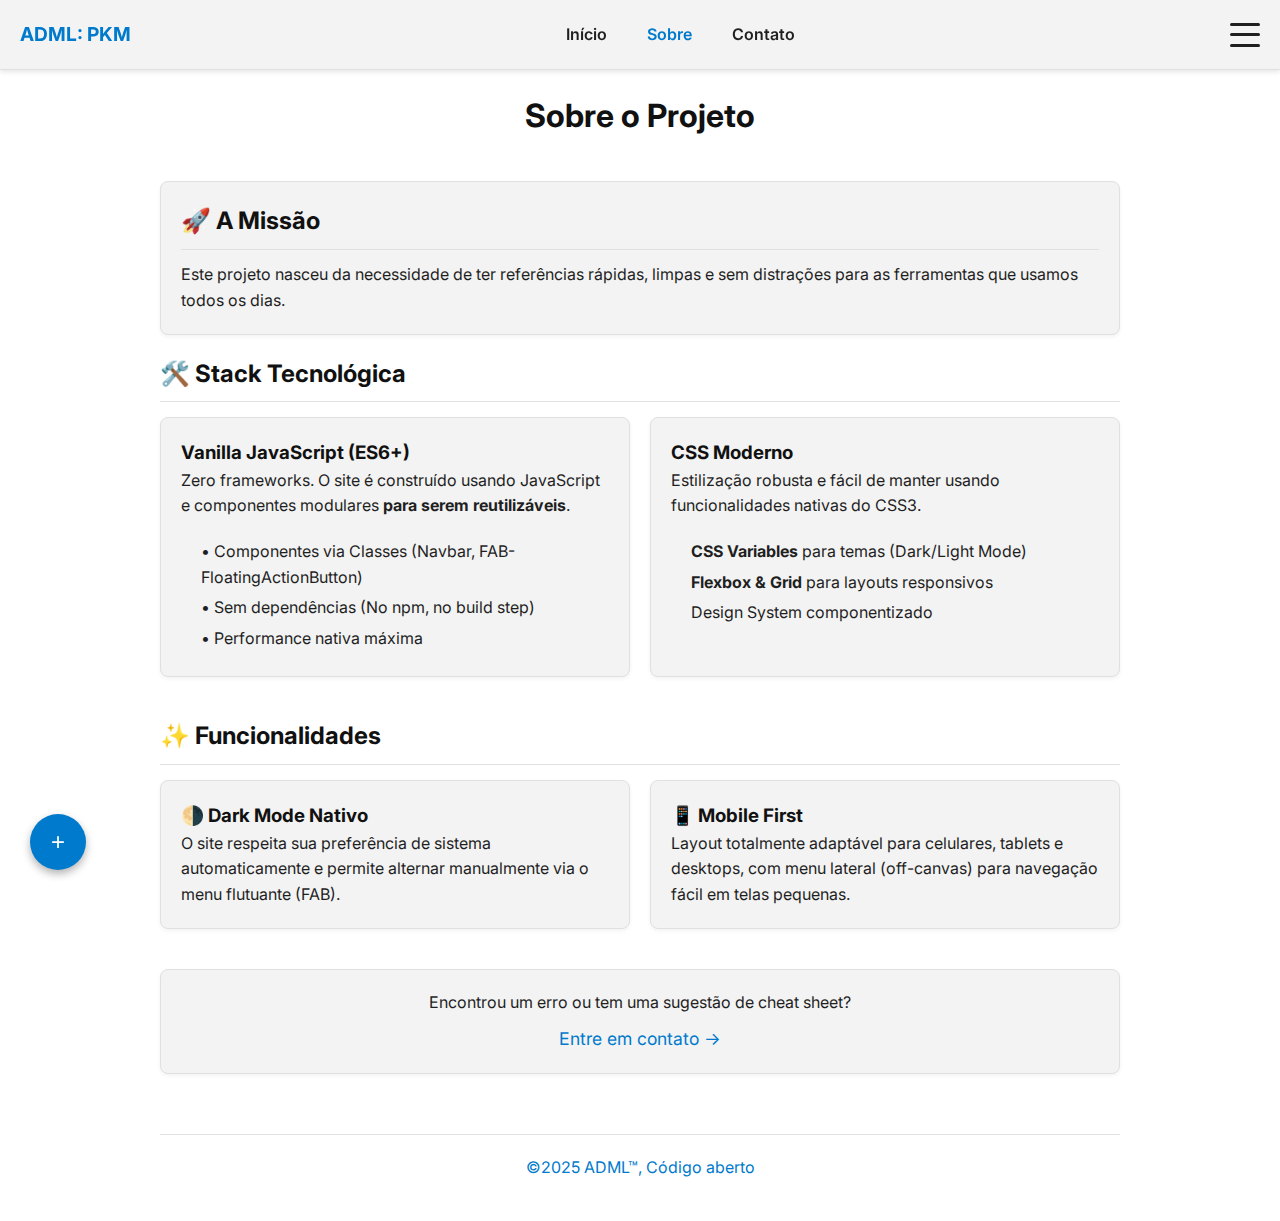
<file: about.html>
<!DOCTYPE html>
<html lang="pt-BR">

<head>
    <meta charset="UTF-8">
    <meta name="viewport" content="width=device-width, initial-scale=1.0">
    <title>Sobre - Cheatsheet-Git-GitHub</title>
    <link rel="stylesheet" href="css/main.css">
    <link rel="stylesheet" href="components/NavMenu/NavMenu.css">
    <link rel="stylesheet" href="components/FAB-FloatingActionButton/FAB-FloatingActionButton.css">
    <link rel="preconnect" href="https://fonts.googleapis.com">
    <link rel="preconnect" href="https://fonts.gstatic.com" crossorigin>
    <link
        href="https://fonts.googleapis.com/css2?family=Inter:wght@400;600;700&family=Fira+Code:wght@400;500&display=swap"
        rel="stylesheet">
</head>

<body>
    <div class="container">
        <header class="text-center" style="margin-bottom: 40px;">
            <h1>Sobre o Projeto</h1>
        </header>

        <main>
            <section id="mission">
                <div class="card">
                    <h2>🚀 A Missão</h2>
                    <p>Este projeto nasceu da necessidade de ter referências rápidas, limpas e sem distrações para as
                        ferramentas que usamos todos os dias.</p>
                </div>
            </section>

            <section id="tech-stack" class="mt-20">
                <h2 style="margin-bottom: 15px;">🛠️ Stack Tecnológica</h2>
                <div class="grid-2">
                    <div class="card">
                        <h3>Vanilla JavaScript (ES6+)</h3>
                        <p>Zero frameworks. O site é construído usando JavaScript e componentes modulares
                            <strong>para serem reutilizáveis</strong>.
                        </p>
                        <ul class="simple-list mt-20">
                            <li>• Componentes via Classes (Navbar, FAB-FloatingActionButton)</li>
                            <li>• Sem dependências (No npm, no build step)</li>
                            <li>• Performance nativa máxima</li>
                        </ul>
                    </div>
                    <div class="card">
                        <h3>CSS Moderno</h3>
                        <p>Estilização robusta e fácil de manter usando funcionalidades nativas do CSS3.</p>
                        <ul class="simple-list mt-20">
                            <li><strong>CSS Variables</strong> para temas (Dark/Light Mode)</li>
                            <li><strong>Flexbox & Grid</strong> para layouts responsivos</li>
                            <li>Design System componentizado</li>
                        </ul>
                    </div>
                </div>
            </section>

            <section id="features" class="mt-20">
                <h2 style="margin-bottom: 15px;">✨ Funcionalidades</h2>
                <div class="grid-2">
                    <div class="card">
                        <h3>🌗 Dark Mode Nativo</h3>
                        <p>O site respeita sua preferência de sistema automaticamente e permite alternar manualmente via
                            o menu flutuante (FAB).</p>
                    </div>
                    <div class="card">
                        <h3>📱 Mobile First</h3>
                        <p>Layout totalmente adaptável para celulares, tablets e desktops, com menu lateral (off-canvas)
                            para navegação fácil em telas pequenas.</p>
                    </div>
                </div>
            </section>

            <section class="text-center mt-20">
                <div class="card">
                    <p>Encontrou um erro ou tem uma sugestão de cheat sheet?</p>
                    <a href="contact.html" class="link-btn" style="font-size: 1.1rem;">Entre em contato →</a>
                </div>
            </section>
        </main>

        <footer>
            <a href="https://github.com/LeonardoDalmazzo">
                <p>©2025 ADML™, Código aberto</p>
            </a>
        </footer>
    </div>

    <script src="components/NavMenu/NavMenu.js"></script>
    <script src="components/FAB-FloatingActionButton/FAB-FloatingActionButton.js"></script>
    <script src="js/app.js"></script>
</body>

</html>
</file>
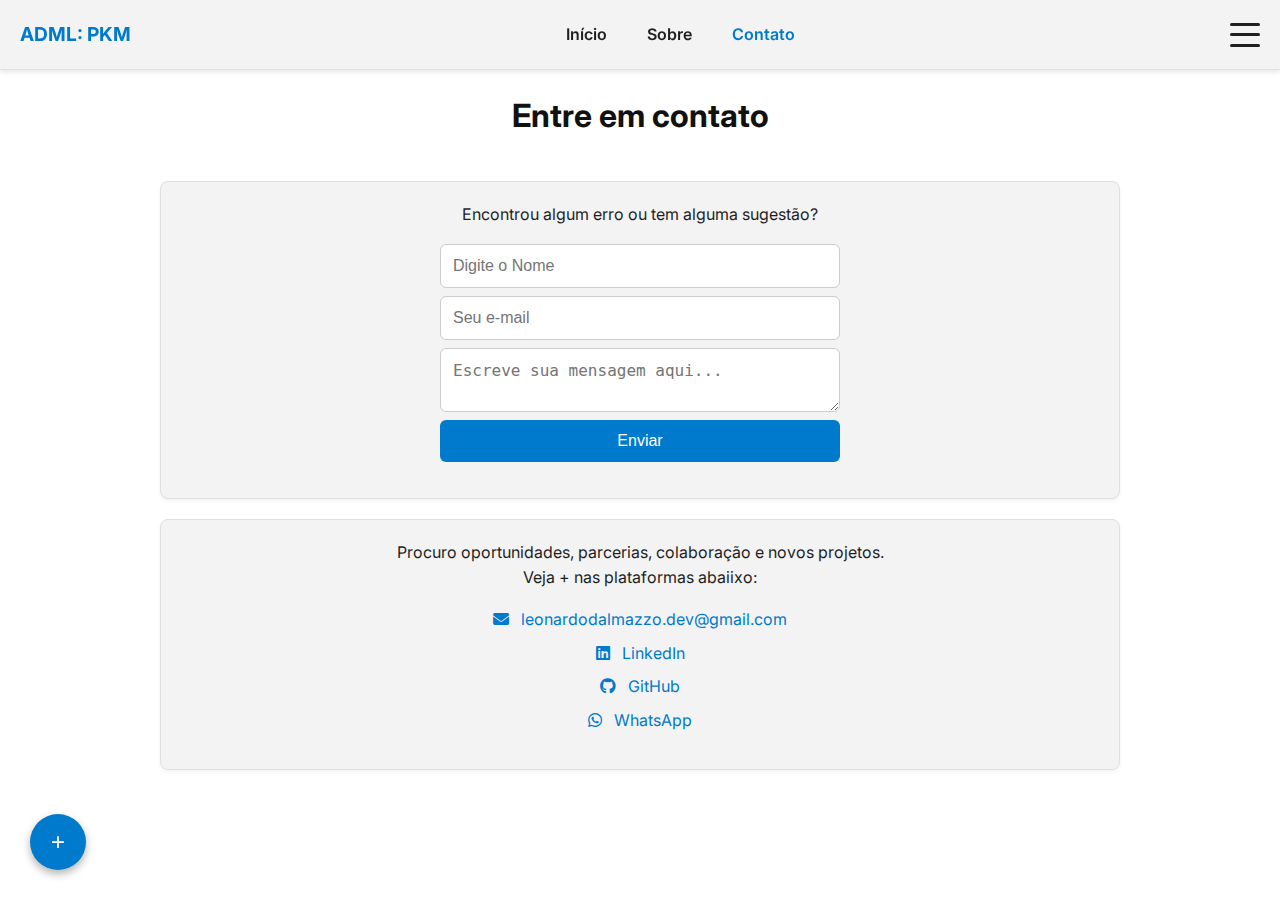
<file: contact.html>
<!DOCTYPE html>
<html lang="pt-BR">

<head>
    <meta charset="UTF-8">
    <meta name="viewport" content="width=device-width, initial-scale=1.0">
    <title>Contato - ADML: PKM</title>
    <link rel="stylesheet" href="css/main.css">
    <link rel="stylesheet" href="components/NavMenu/NavMenu.css">
    <link rel="stylesheet" href="components/FAB-FloatingActionButton/FAB-FloatingActionButton.css">
    <link rel="stylesheet" href="css/contact.css">
    <link rel="preconnect" href="https://fonts.googleapis.com">
    <link rel="preconnect" href="https://fonts.gstatic.com" crossorigin>
    <link
        href="https://fonts.googleapis.com/css2?family=Inter:wght@400;600;700&family=Fira+Code:wght@400;500&display=swap"
        rel="stylesheet">
    <link rel="stylesheet" href="https://cdnjs.cloudflare.com/ajax/libs/font-awesome/6.5.0/css/all.min.css"
        integrity="sha512-..." crossorigin="anonymous" referrerpolicy="no-referrer" />
</head>

<body>
    <div class="container">
        <header class="text-center page-header">
            <h1>Entre em contato</h1>
        </header>

        <main>
            <div class="card text-center">
                <p>Encontrou algum erro ou tem alguma sugestão?</p>
                <section id="contact" class="section contact">

                    <div class="form-area">

                        <form action="https://formsubmit.co/leonardodalmazzo.dev@gmail.com" method="POST"
                            autocomplete="off">

                            <input type="hidden" name="_template" value="table">

                            <input type="text" name="_honey" style="display:none" />

                            <input type="hidden" name="_next"
                                value="https://leonardodalmazzo.github.io/Leonardo-Dalmazzo/thanks.html">

                            <input type="hidden" name="_autoresponse"
                                value="Thank you for contacting me! I have received your message and will get back to you as soon as possible." />

                            <input type="text" name="name" placeholder="Digite o Nome" required />
                            <input type="email" name="email" placeholder="Seu e-mail" required />
                            <textarea name="message" placeholder="Escreve sua mensagem aqui..." required></textarea>

                            <button type="submit">Enviar</button>
                        </form>
                    </div>

                </section>
            </div>

            <div class="card text-center">
                <p>Procuro oportunidades, parcerias, colaboração e novos projetos.<br> Veja + nas plataformas abaiixo:
                </p>

                <ul class="contact-list">
                    <li><i class="fas fa-envelope"></i> <a
                            href="mailto:leonardodalmazzo.dev@gmail.com">leonardodalmazzo.dev@gmail.com</a>
                    </li>
                    <li><i class="fab fa-linkedin"></i> <a href="https://linkedin.com/in/leonardodalmazzo"
                            target="_blank">LinkedIn</a></li>
                    <li><i class="fab fa-github"></i> <a href="https://github.com/LeonardoDalmazzo"
                            target="_blank">GitHub</a></li>
                    <li><i class="fab fa-whatsapp"></i> <a href="https://wa.me/5511991795884"
                            target="_blank">WhatsApp</a>
                    </li>
                </ul>
            </div>
        </main>
    </div>

    <script src="components/NavMenu/NavMenu.js"></script>
    <script src="components/FAB-FloatingActionButton/FAB-FloatingActionButton.js"></script>
    <script src="js/app.js"></script>
</body>

</html>
</file>
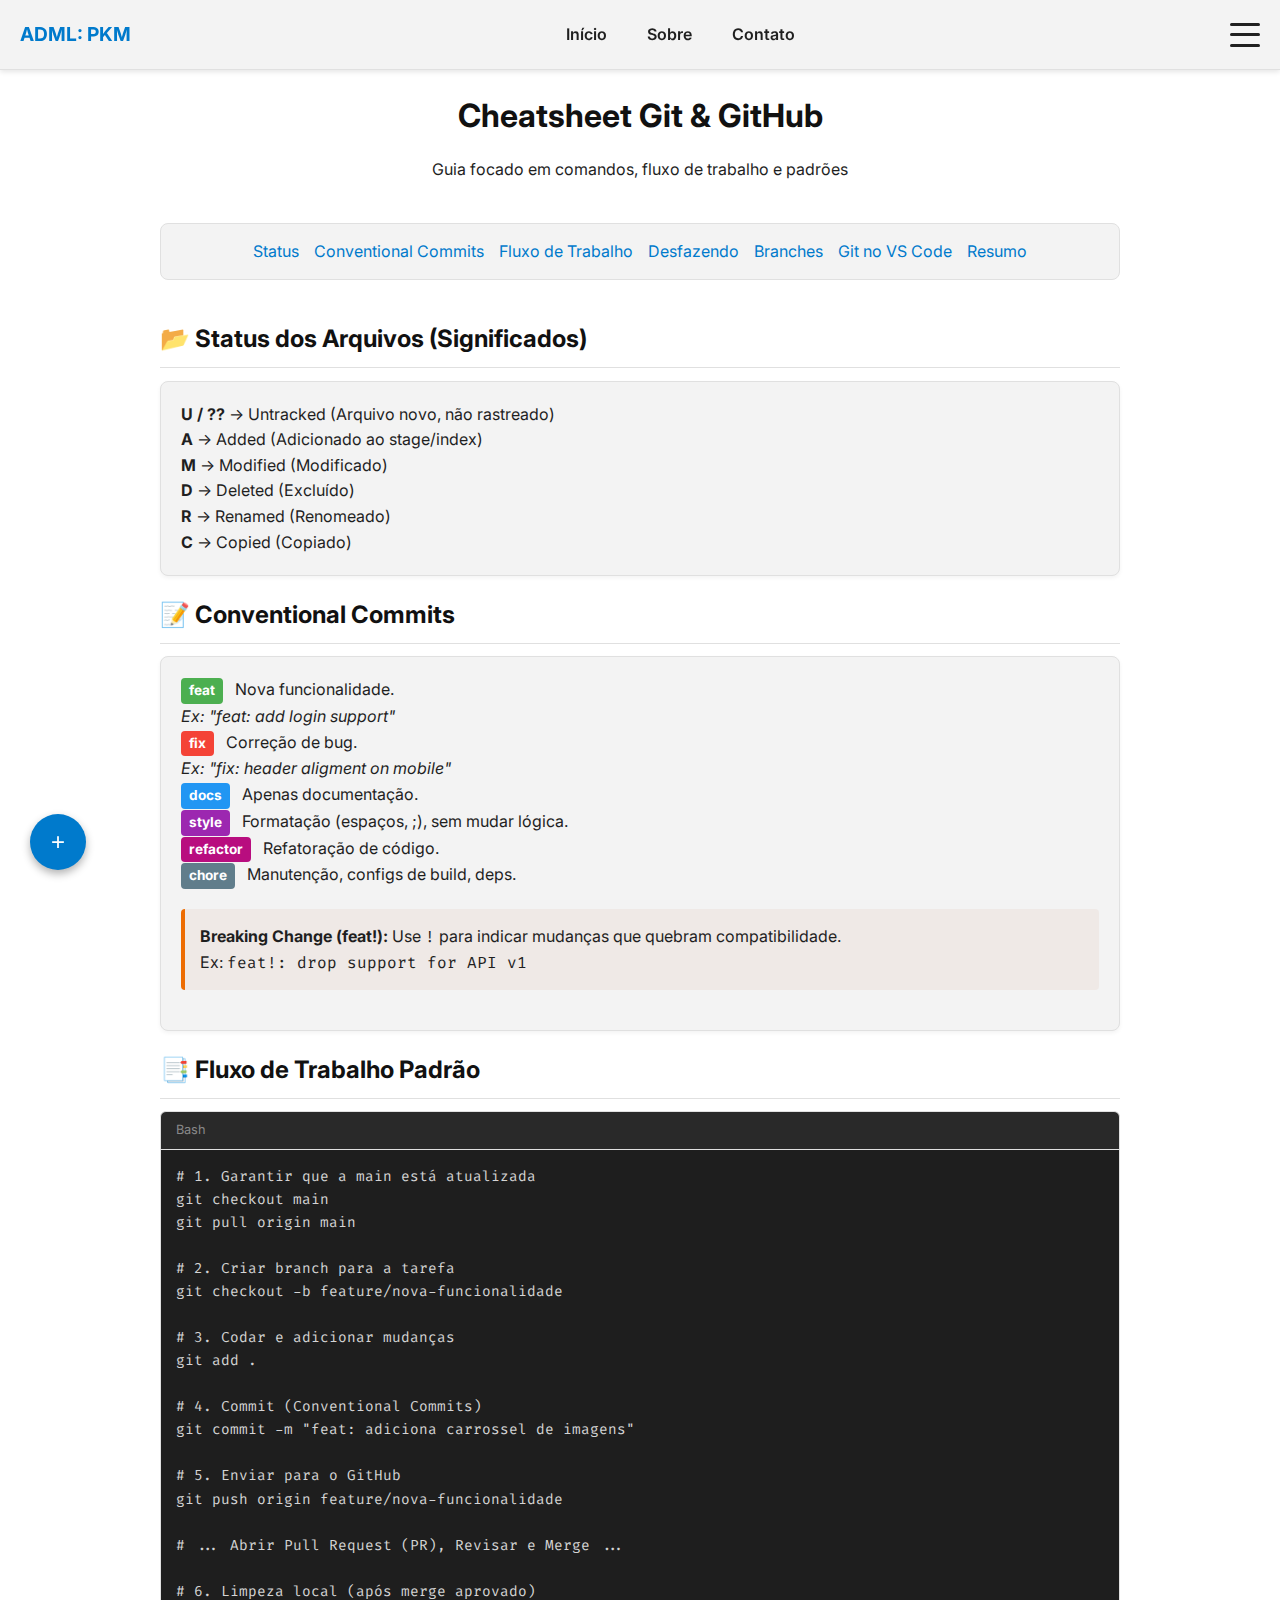
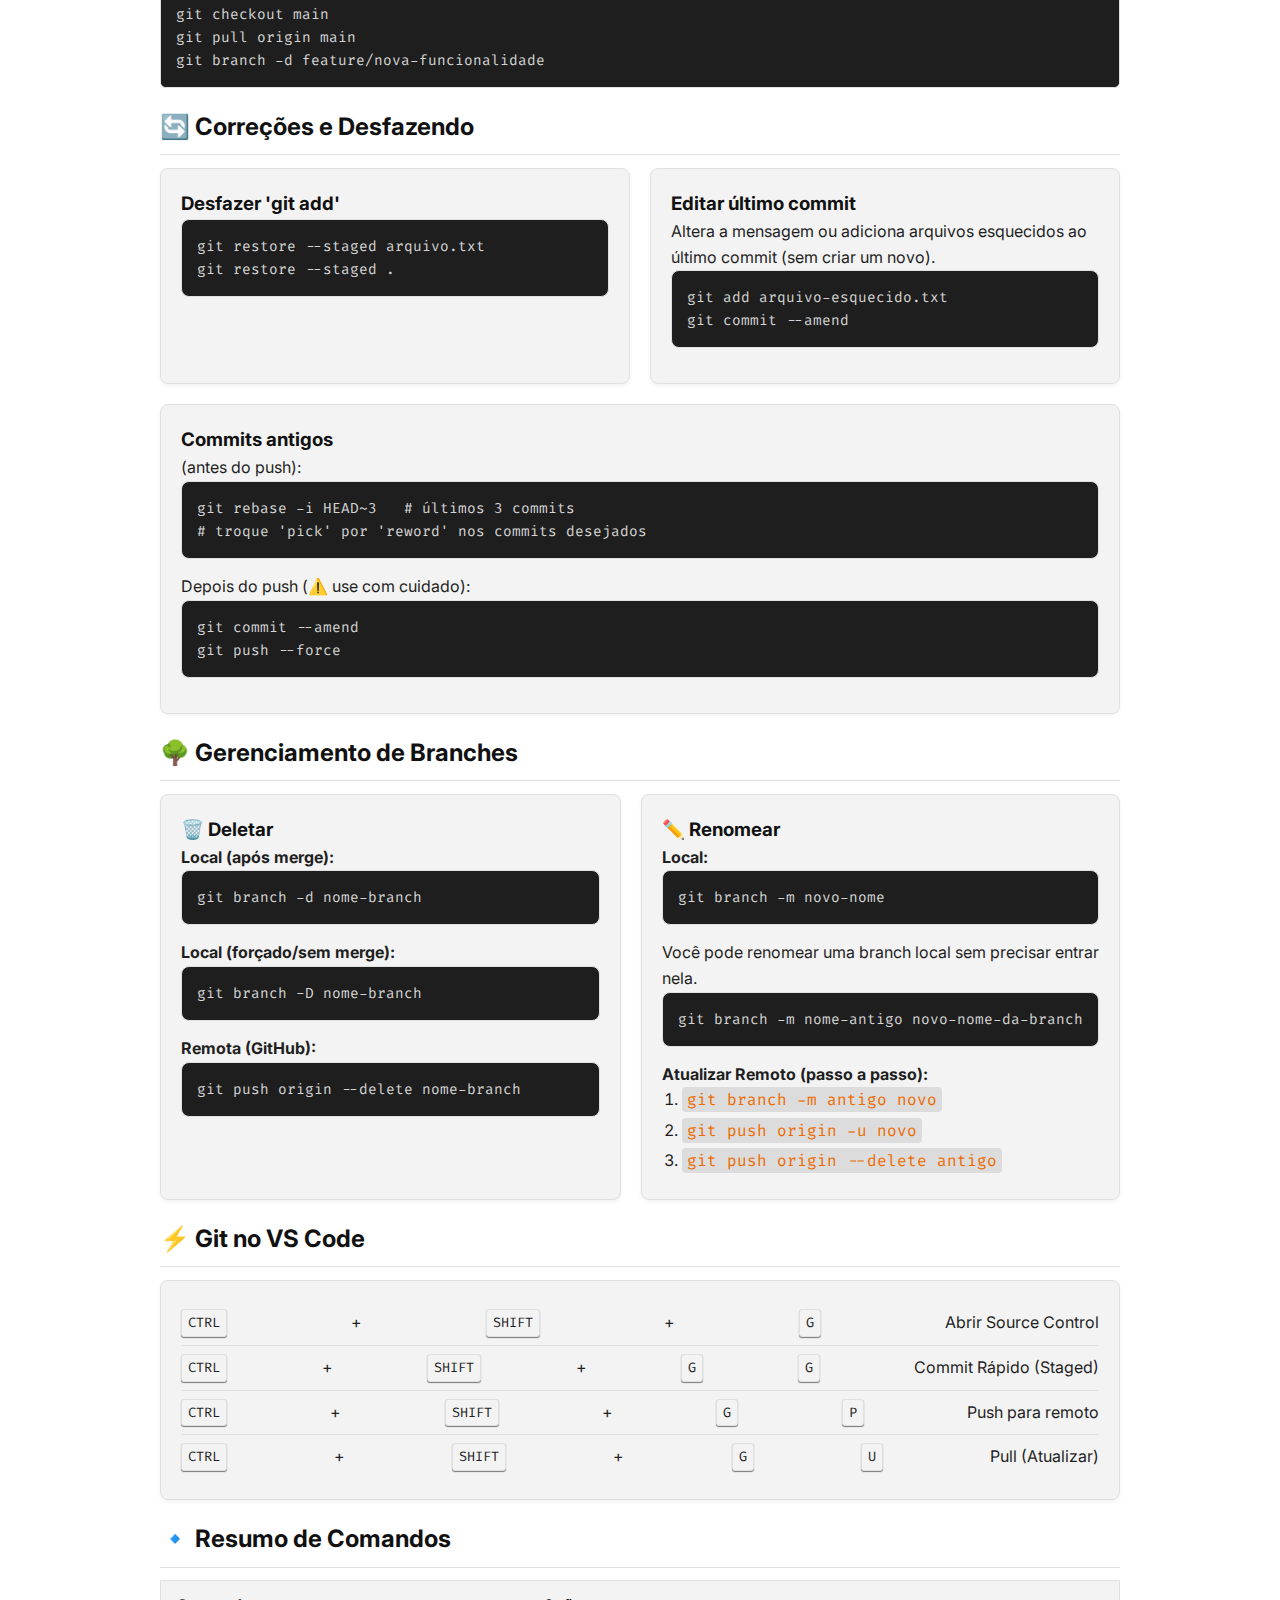
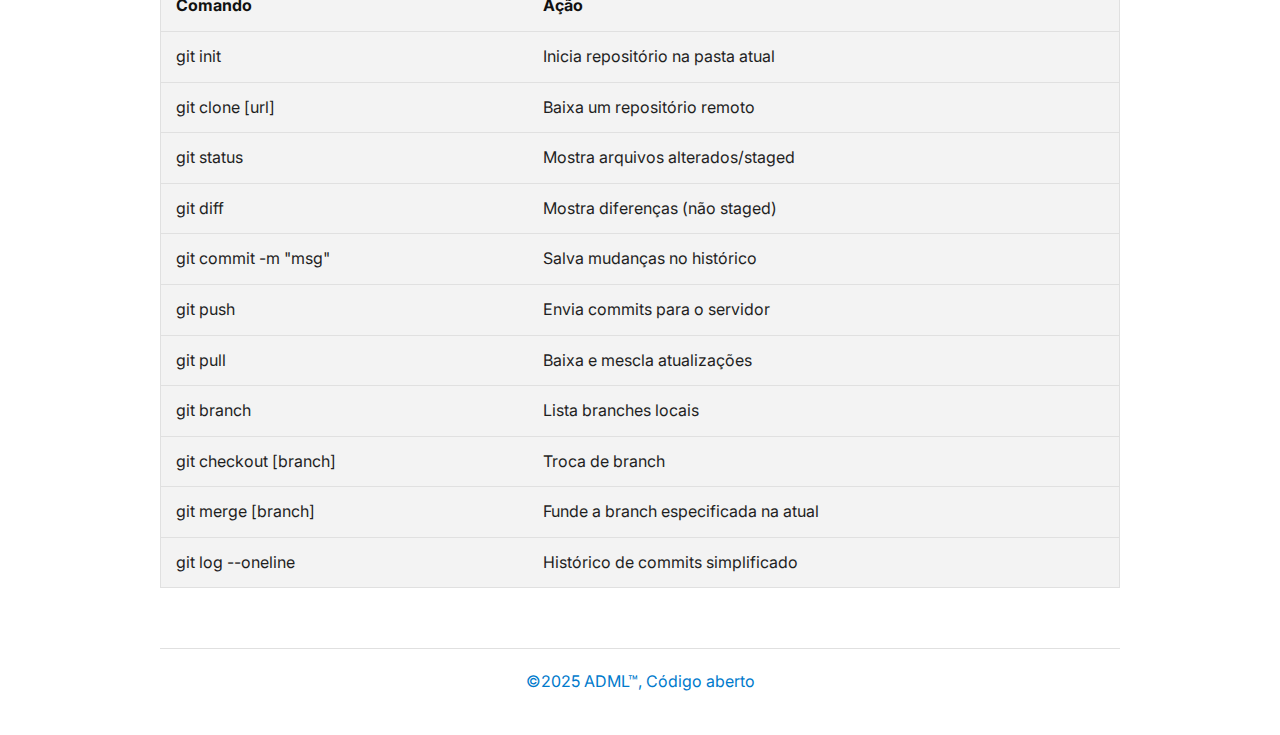
<file: git.html>
<!DOCTYPE html>
<html lang="pt-BR">

<head>
    <meta charset="UTF-8">
    <meta name="viewport" content="width=device-width, initial-scale=1.0">
    <title>Cheatsheet Git & GitHub</title>
    <link rel="stylesheet" href="css/main.css">
    <link rel="stylesheet" href="components/NavMenu/NavMenu.css">
    <link rel="stylesheet" href="components/FAB-FloatingActionButton/FAB-FloatingActionButton.css">
    <link rel="preconnect" href="https://fonts.googleapis.com">
    <link rel="preconnect" href="https://fonts.gstatic.com" crossorigin>
    <link
        href="https://fonts.googleapis.com/css2?family=Inter:wght@400;600;700&family=Fira+Code:wght@400;500&display=swap"
        rel="stylesheet">
</head>

<body>
    <div class="container">
        <header class="text-center" style="margin-bottom: 40px;">
            <h1>Cheatsheet Git & GitHub</h1>
            <p>Guia focado em comandos, fluxo de trabalho e padrões</p>
        </header>

        <nav
            style="margin-bottom: 40px; padding: 15px; background: var(--card-bg); border-radius: var(--border-radius); border: 1px solid var(--border-color);">
            <ul style="display: flex; flex-wrap: wrap; gap: 15px; justify-content: center;">
                <li><a href="#status">Status</a></li>
                <li><a href="#conventional">Conventional Commits</a></li>
                <li><a href="#workflow">Fluxo de Trabalho</a></li>
                <li><a href="#undoing">Desfazendo</a></li>
                <li><a href="#branches">Branches</a></li>
                <li><a href="#git-vscode">Git no VS Code</a></li>
                <li><a href="#summary">Resumo</a></li>
            </ul>
        </nav>

        <main>
            <section id="status">
                <h2>📂 Status dos Arquivos (Significados)</h2>
                <div class="card">
                    <ul>
                        <li><strong>U / ??</strong> → Untracked (Arquivo novo, não rastreado)</li>
                        <li><strong>A</strong> → Added (Adicionado ao stage/index)</li>
                        <li><strong>M</strong> → Modified (Modificado)</li>
                        <li><strong>D</strong> → Deleted (Excluído)</li>
                        <li><strong>R</strong> → Renamed (Renomeado)</li>
                        <li><strong>C</strong> → Copied (Copiado)</li>
                    </ul>
                </div>
            </section>

            <section id="conventional">
                <h2>📝 Conventional Commits</h2>
                <div class="card">
                    <ul class="commit-types">
                        <li><span class="tag feat">feat</span> Nova funcionalidade. <br><em>Ex: "feat: add login
                                support"</em></li>
                        <li><span class="tag fix">fix</span> Correção de bug. <br><em>Ex: "fix: header aligment on
                                mobile"</em></li>
                        <li><span class="tag docs">docs</span> Apenas documentação.</li>
                        <li><span class="tag style">style</span> Formatação (espaços, ;), sem mudar lógica.</li>
                        <li><span class="tag refactor">refactor</span> Refatoração de código.</li>
                        <li><span class="tag chore">chore</span> Manutenção, configs de build, deps.</li>
                    </ul>
                    <div class="alert">
                        <strong>Breaking Change (feat!):</strong> Use <code>!</code> para indicar mudanças que quebram
                        compatibilidade. <br>
                        Ex: <code>feat!: drop support for API v1</code>
                    </div>
                </div>
            </section>

            <section id="workflow">
                <h2>📑 Fluxo de Trabalho Padrão</h2>
                <div class="code-block">
                    <div class="code-header">Bash</div>
                    <pre><code class="language-bash"># 1. Garantir que a main está atualizada
git checkout main
git pull origin main

# 2. Criar branch para a tarefa
git checkout -b feature/nova-funcionalidade

# 3. Codar e adicionar mudanças
git add .

# 4. Commit (Conventional Commits)
git commit -m "feat: adiciona carrossel de imagens"

# 5. Enviar para o GitHub
git push origin feature/nova-funcionalidade

# ... Abrir Pull Request (PR), Revisar e Merge ...

# 6. Limpeza local (após merge aprovado)
git checkout main
git pull origin main
git branch -d feature/nova-funcionalidade</code></pre>
                </div>
            </section>

            <section id="undoing">
                <h2>🔄 Correções e Desfazendo</h2>
                <div class="grid-2">
                    <div class="card">
                        <h3>Desfazer 'git add'</h3>
                        <pre><code>git restore --staged arquivo.txt
git restore --staged .</code></pre>
                    </div>
                    <div class="card">
                        <h3>Editar último commit</h3>
                        <p>Altera a mensagem ou adiciona arquivos esquecidos ao último commit (sem criar um novo).</p>
                        <pre><code>git add arquivo-esquecido.txt
git commit --amend</code></pre>
                    </div>
                </div>
                <div class="card">
                    <h3>Commits antigos</h3>
                    <p>(antes do push):</p>
                    <pre><code>git rebase -i HEAD~3   # últimos 3 commits
# troque 'pick' por 'reword' nos commits desejados</code></pre>
                    <p>Depois do push (⚠️ use com cuidado):</p>
                    <pre><code>git commit --amend
git push --force</code></pre>
                </div>
            </section>

            <section id="branches">
                <h2>🌳 Gerenciamento de Branches</h2>
                <div class="grid-2">
                    <div class="card">
                        <h3>🗑️ Deletar</h3>
                        <p><strong>Local (após merge):</strong></p>
                        <pre><code>git branch -d nome-branch</code></pre>
                        <p><strong>Local (forçado/sem merge):</strong></p>
                        <pre><code>git branch -D nome-branch</code></pre>
                        <p><strong>Remota (GitHub):</strong></p>
                        <pre><code>git push origin --delete nome-branch</code></pre>
                    </div>
                    <div class="card">
                        <h3>✏️ Renomear</h3>
                        <p><strong>Local:</strong></p>
                        <pre><code>git branch -m novo-nome</code></pre>
                        <p>Você pode renomear uma branch local sem precisar entrar nela.</p>
                        <pre><code>git branch -m nome-antigo novo-nome-da-branch</code></pre>
                        <p><strong>Atualizar Remoto (passo a passo):</strong></p>
                        <ol class="simple-list">
                            <li><code>git branch -m antigo novo</code></li>
                            <li><code>git push origin -u novo</code></li>
                            <li><code>git push origin --delete antigo</code></li>
                        </ol>
                    </div>
                </div>
            </section>

            <section id="git-vscode">
                <h2>⚡ Git no VS Code</h2>
                <div class="card">
                    <ul class="shortcut-list">
                        <li><kbd>CTRL</kbd> + <kbd>SHIFT</kbd> + <kbd>G</kbd> <span>Abrir Source Control</span></li>
                        <li><kbd>CTRL</kbd> + <kbd>SHIFT</kbd> + <kbd>G</kbd> <kbd>G</kbd> <span>Commit Rápido
                                (Staged)</span></li>
                        <li><kbd>CTRL</kbd> + <kbd>SHIFT</kbd> + <kbd>G</kbd> <kbd>P</kbd> <span>Push para remoto</span>
                        </li>
                        <li><kbd>CTRL</kbd> + <kbd>SHIFT</kbd> + <kbd>G</kbd> <kbd>U</kbd> <span>Pull (Atualizar)</span>
                        </li>
                    </ul>
                </div>
            </section>

            <section id="summary">
                <h2>🔹 Resumo de Comandos</h2>
                <div class="table-container">
                    <table>
                        <thead>
                            <tr>
                                <th>Comando</th>
                                <th>Ação</th>
                            </tr>
                        </thead>
                        <tbody>
                            <tr>
                                <td>git init</td>
                                <td>Inicia repositório na pasta atual</td>
                            </tr>
                            <tr>
                                <td>git clone [url]</td>
                                <td>Baixa um repositório remoto</td>
                            </tr>
                            <tr>
                                <td>git status</td>
                                <td>Mostra arquivos alterados/staged</td>
                            </tr>
                            <tr>
                                <td>git diff</td>
                                <td>Mostra diferenças (não staged)</td>
                            </tr>
                            <tr>
                                <td>git commit -m "msg"</td>
                                <td>Salva mudanças no histórico</td>
                            </tr>
                            <tr>
                                <td>git push</td>
                                <td>Envia commits para o servidor</td>
                            </tr>
                            <tr>
                                <td>git pull</td>
                                <td>Baixa e mescla atualizações</td>
                            </tr>
                            <tr>
                                <td>git branch</td>
                                <td>Lista branches locais</td>
                            </tr>
                            <tr>
                                <td>git checkout [branch]</td>
                                <td>Troca de branch</td>
                            </tr>
                            <tr>
                                <td>git merge [branch]</td>
                                <td>Funde a branch especificada na atual</td>
                            </tr>
                            <tr>
                                <td>git log --oneline</td>
                                <td>Histórico de commits simplificado</td>
                            </tr>
                        </tbody>
                    </table>
                </div>
            </section>
        </main>

        <footer>
            <a href="https://github.com/LeonardoDalmazzo">
                <p>©2025 ADML™, Código aberto</p>
            </a>
        </footer>
    </div>

    <script src="components/NavMenu/NavMenu.js"></script>
    <script src="components/FAB-FloatingActionButton/FAB-FloatingActionButton.js"></script>
    <script src="js/app.js"></script>

    <script>
        document.addEventListener('DOMContentLoaded', () => {
            document.querySelectorAll('.code-block').forEach(block => {
                // Se não tiver botão, criar um (opcional, dependendo do seu CSS)
                // Aqui assume-se que o layout já prevê a estrutura ou botão
            });
        });
    </script>
</body>

</html>
</file>
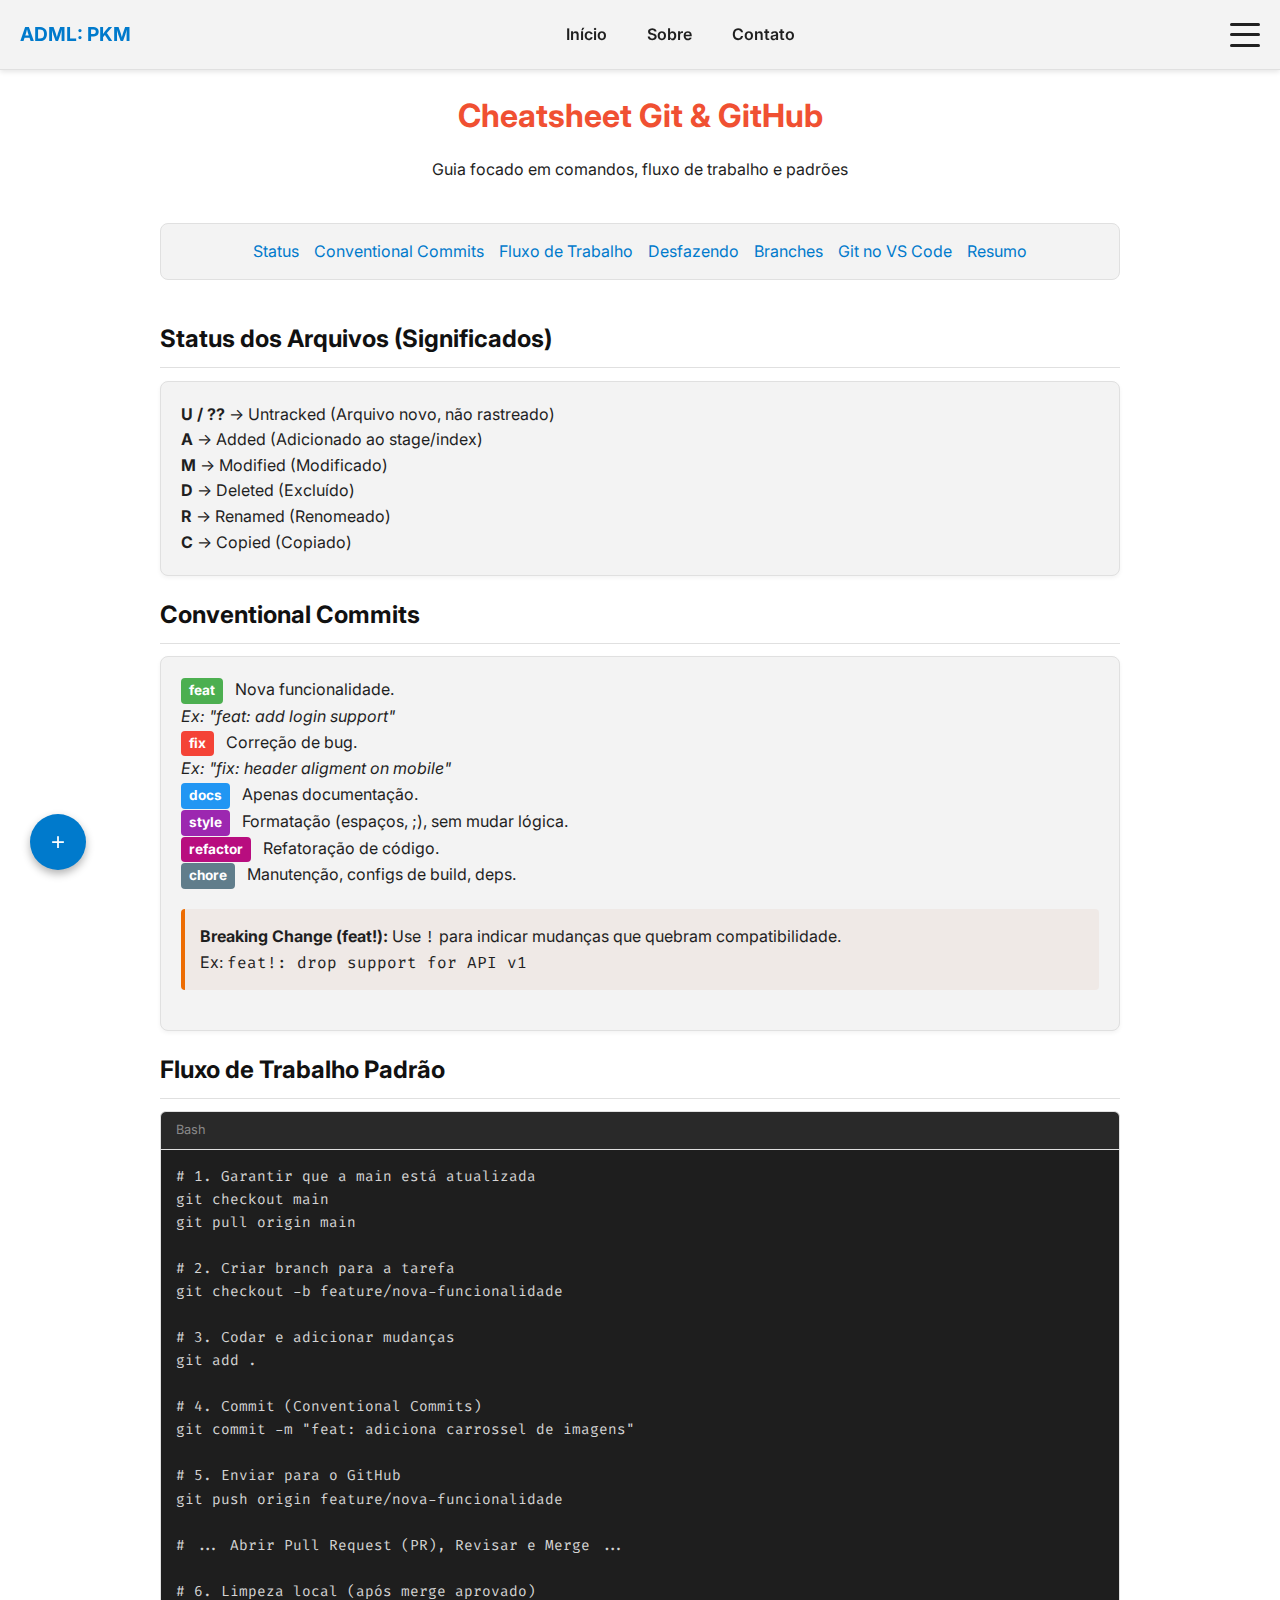
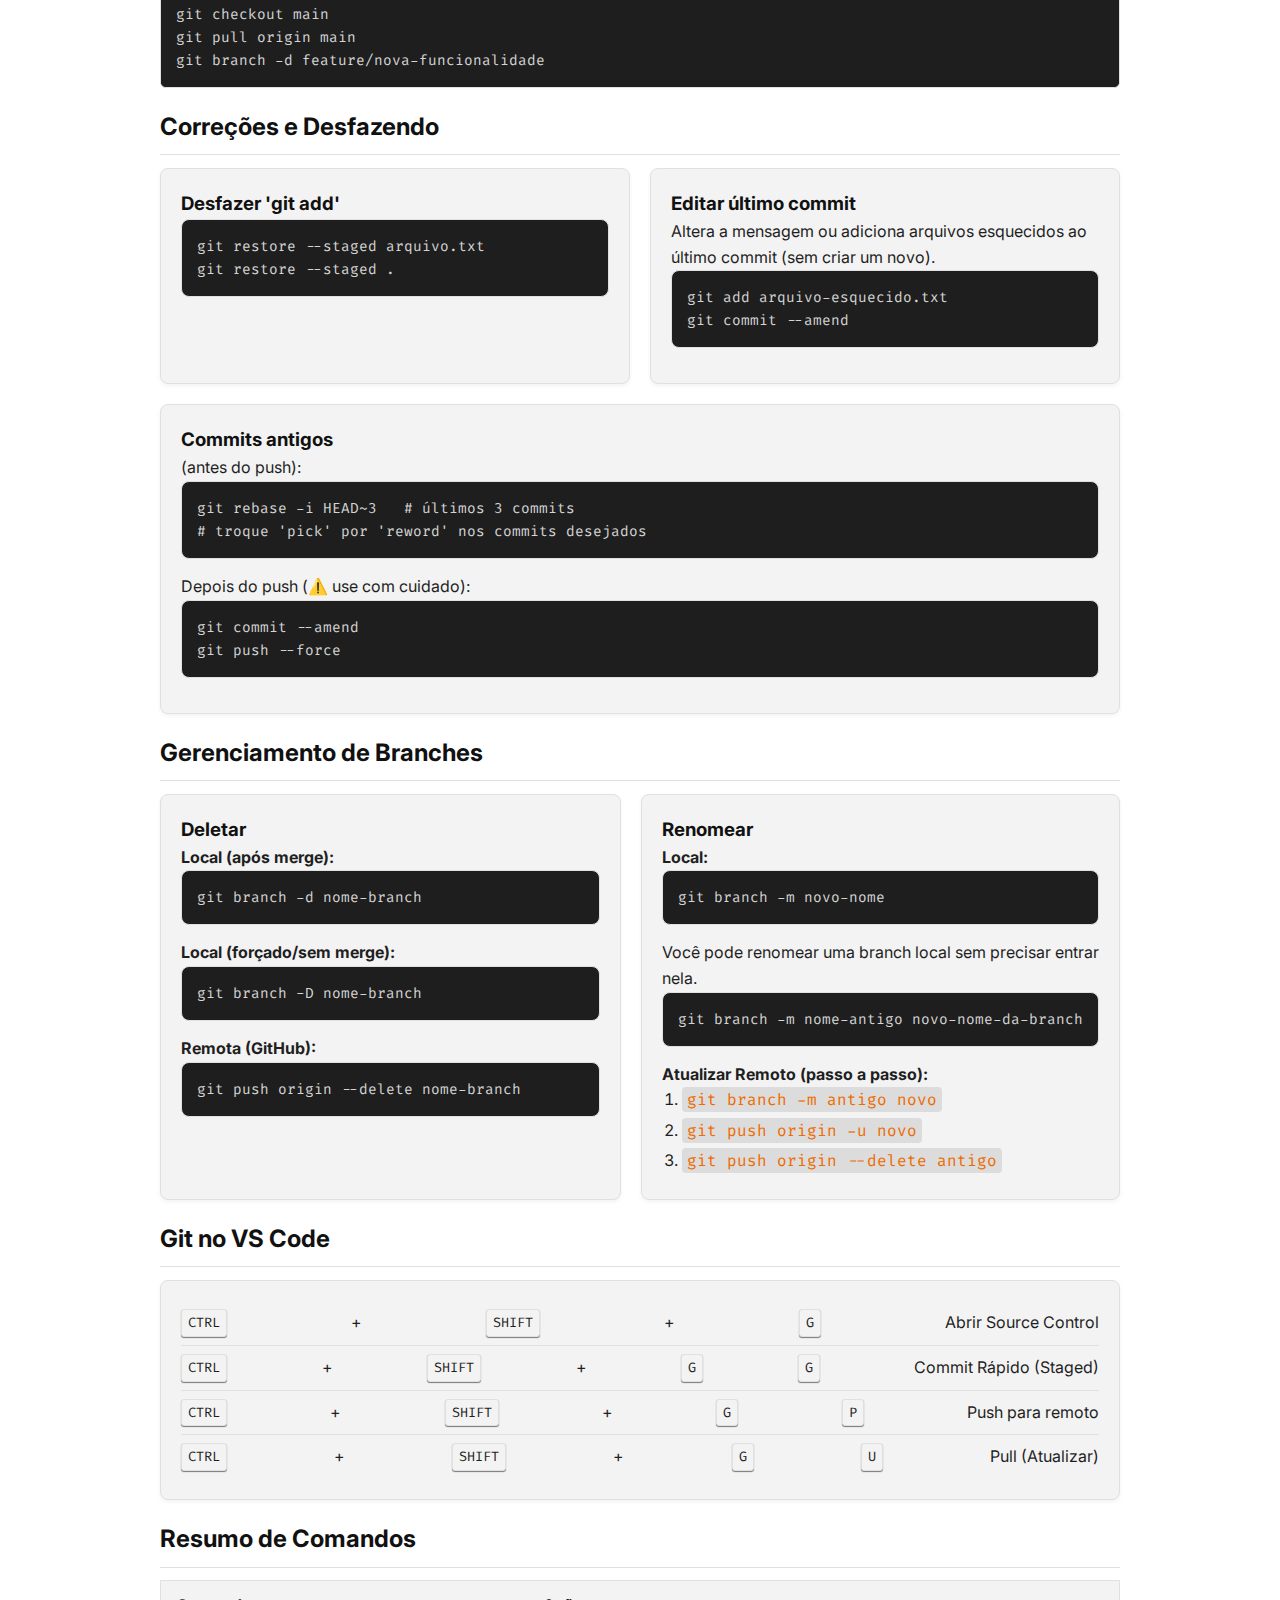
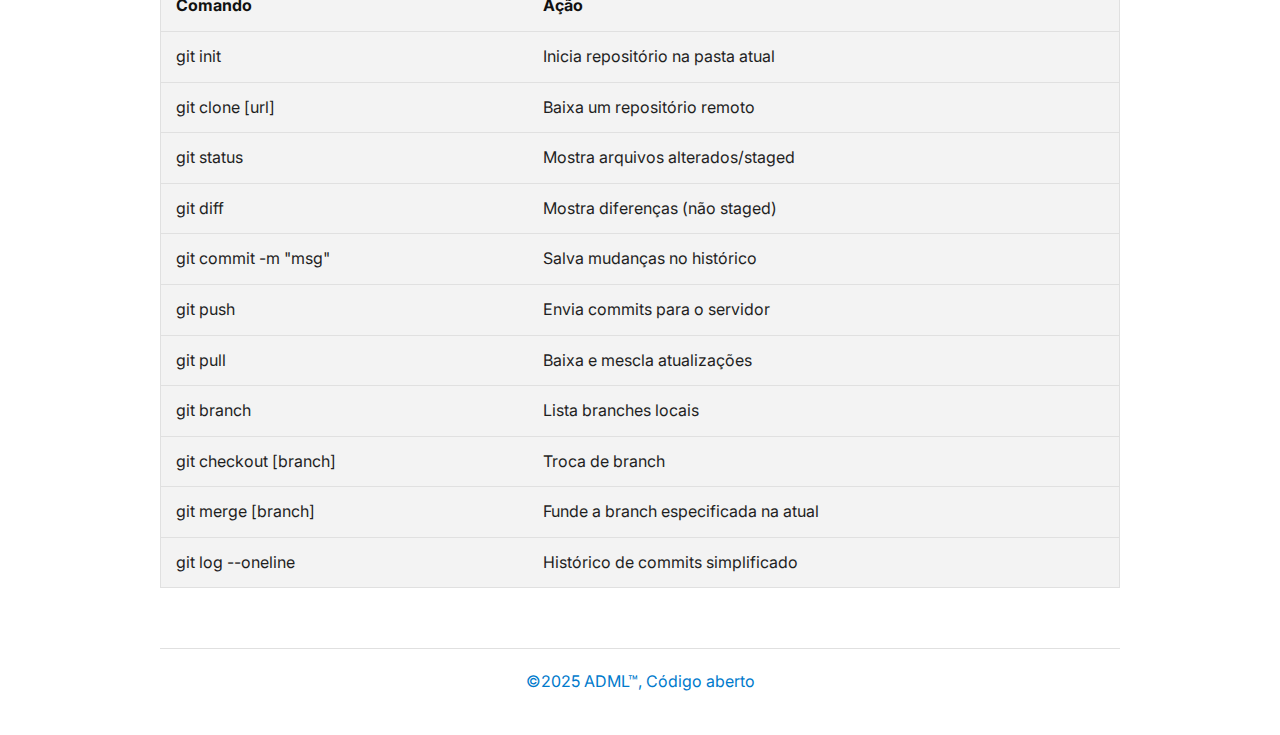
<file: git_github.html>
<!DOCTYPE html>
<html lang="pt-BR">

<head>
    <meta charset="UTF-8">
    <meta name="viewport" content="width=device-width, initial-scale=1.0">
    <title>Git & GitHub - ADML: PKM</title>
    <link rel="stylesheet" href="css/main.css">
    <link rel="stylesheet" href="components/NavMenu/NavMenu.css">
    <link rel="stylesheet" href="components/FAB-FloatingActionButton/FAB-FloatingActionButton.css">

    <link rel="preconnect" href="https://fonts.googleapis.com">
    <link rel="preconnect" href="https://fonts.gstatic.com" crossorigin>
    <link
        href="https://fonts.googleapis.com/css2?family=Inter:wght@400;600;700&family=Fira+Code:wght@400;500&display=swap"
        rel="stylesheet">

    <link rel="stylesheet" href="https://cdnjs.cloudflare.com/ajax/libs/font-awesome/6.5.0/css/all.min.css"
        integrity="sha512-Avb2QiuDEEvB4bZJYdft2mNjVShBftLdPG8FJ0V7irTLQ8Uo0qcPxh4Plq7G5tGm0rU+1SPhVotteLpBERwTkw=="
        crossorigin="anonymous" referrerpolicy="no-referrer" />
</head>

<body>
    <div class="container">
        <header class="text-center" style="margin-bottom: 40px;">
            <h1 style="color: #f05032;">
                <i class="fa-brands fa-git-alt"></i> Cheatsheet Git & GitHub
            </h1>
            <p>Guia focado em comandos, fluxo de trabalho e padrões</p>
        </header>

        <nav
            style="margin-bottom: 40px; padding: 15px; background: var(--card-bg); border-radius: var(--border-radius); border: 1px solid var(--border-color);">
            <ul style="display: flex; flex-wrap: wrap; gap: 15px; justify-content: center;">
                <li><a href="#status">Status</a></li>
                <li><a href="#conventional">Conventional Commits</a></li>
                <li><a href="#workflow">Fluxo de Trabalho</a></li>
                <li><a href="#undoing">Desfazendo</a></li>
                <li><a href="#branches">Branches</a></li>
                <li><a href="#git-vscode">Git no VS Code</a></li>
                <li><a href="#summary">Resumo</a></li>
            </ul>
        </nav>

        <main>
            <section id="status">
                <h2><i class="fa-regular fa-folder-open"></i> Status dos Arquivos (Significados)</h2>
                <div class="card">
                    <ul>
                        <li><strong>U / ??</strong> → Untracked (Arquivo novo, não rastreado)</li>
                        <li><strong>A</strong> → Added (Adicionado ao stage/index)</li>
                        <li><strong>M</strong> → Modified (Modificado)</li>
                        <li><strong>D</strong> → Deleted (Excluído)</li>
                        <li><strong>R</strong> → Renamed (Renomeado)</li>
                        <li><strong>C</strong> → Copied (Copiado)</li>
                    </ul>
                </div>
            </section>

            <section id="conventional">
                <h2><i class="fa-solid fa-code"></i> Conventional Commits</h2>
                <div class="card">
                    <ul class="commit-types">
                        <li><span class="tag feat">feat</span> Nova funcionalidade. <br><em>Ex: "feat: add login
                                support"</em></li>
                        <li><span class="tag fix">fix</span> Correção de bug. <br><em>Ex: "fix: header aligment on
                                mobile"</em></li>
                        <li><span class="tag docs">docs</span> Apenas documentação.</li>
                        <li><span class="tag style">style</span> Formatação (espaços, ;), sem mudar lógica.</li>
                        <li><span class="tag refactor">refactor</span> Refatoração de código.</li>
                        <li><span class="tag chore">chore</span> Manutenção, configs de build, deps.</li>
                    </ul>
                    <div class="alert">
                        <strong>Breaking Change (feat!):</strong> Use <code>!</code> para indicar mudanças que quebram
                        compatibilidade. <br>
                        Ex: <code>feat!: drop support for API v1</code>
                    </div>
                </div>
            </section>

            <section id="workflow">
                <h2><i class="fa-solid fa-arrow-right-arrow-left"></i> Fluxo de Trabalho Padrão</h2>
                <div class="code-block">
                    <div class="code-header">Bash</div>
                    <pre><code class="language-bash"># 1. Garantir que a main está atualizada
git checkout main
git pull origin main

# 2. Criar branch para a tarefa
git checkout -b feature/nova-funcionalidade

# 3. Codar e adicionar mudanças
git add .

# 4. Commit (Conventional Commits)
git commit -m "feat: adiciona carrossel de imagens"

# 5. Enviar para o GitHub
git push origin feature/nova-funcionalidade

# ... Abrir Pull Request (PR), Revisar e Merge ...

# 6. Limpeza local (após merge aprovado)
git checkout main
git pull origin main
git branch -d feature/nova-funcionalidade</code></pre>
                </div>
            </section>

            <section id="undoing">
                <h2><i class="fa-solid fa-rotate-left"></i> Correções e Desfazendo</h2>
                <div class="grid-2">
                    <div class="card">
                        <h3></i><i class="fa-solid fa-close"></i> Desfazer 'git add'</h3>
                        <pre><code>git restore --staged arquivo.txt
git restore --staged .</code></pre>
                    </div>
                    <div class="card">
                        <h3></i><i class="fa-solid fa-check"></i> Editar último commit</h3>
                        <p>Altera a mensagem ou adiciona arquivos esquecidos ao último commit (sem criar um novo).</p>
                        <pre><code>git add arquivo-esquecido.txt
git commit --amend</code></pre>
                    </div>
                </div>
                <div class="card">
                    <h3></i><i class="fa-solid fa-code-commit"></i> Commits antigos</h3>
                    <p>(antes do push):</p>
                    <pre><code>git rebase -i HEAD~3   # últimos 3 commits
# troque 'pick' por 'reword' nos commits desejados</code></pre>
                    <p>Depois do push (⚠️ use com cuidado):</p>
                    <pre><code>git commit --amend
git push --force</code></pre>
                </div>
            </section>

            <section id="branches">
                <h2><i class="fa-solid fa-code-branch"></i> Gerenciamento de Branches</h2>
                <div class="grid-2">
                    <div class="card">
                        <h3><i class="fa-solid fa-trash"></i> Deletar</h3>
                        <p><strong>Local (após merge):</strong></p>
                        <pre><code>git branch -d nome-branch</code></pre>
                        <p><strong>Local (forçado/sem merge):</strong></p>
                        <pre><code>git branch -D nome-branch</code></pre>
                        <p><strong>Remota (GitHub):</strong></p>
                        <pre><code>git push origin --delete nome-branch</code></pre>
                    </div>
                    <div class="card">
                        <h3><i class="fa-solid fa-hashtag"></i> Renomear</h3>
                        <p><strong>Local:</strong></p>
                        <pre><code>git branch -m novo-nome</code></pre>
                        <p>Você pode renomear uma branch local sem precisar entrar nela.</p>
                        <pre><code>git branch -m nome-antigo novo-nome-da-branch</code></pre>
                        <p><strong>Atualizar Remoto (passo a passo):</strong></p>
                        <ol class="simple-list">
                            <li><code>git branch -m antigo novo</code></li>
                            <li><code>git push origin -u novo</code></li>
                            <li><code>git push origin --delete antigo</code></li>
                        </ol>
                    </div>
                </div>
            </section>

            <section id="git-vscode">
                <h2><i class="fa-solid fa-bolt"></i> Git no VS Code</h2>
                <div class="card">
                    <ul class="shortcut-list">
                        <li><kbd>CTRL</kbd> + <kbd>SHIFT</kbd> + <kbd>G</kbd> <span>Abrir Source Control</span></li>
                        <li><kbd>CTRL</kbd> + <kbd>SHIFT</kbd> + <kbd>G</kbd> <kbd>G</kbd> <span>Commit Rápido
                                (Staged)</span></li>
                        <li><kbd>CTRL</kbd> + <kbd>SHIFT</kbd> + <kbd>G</kbd> <kbd>P</kbd> <span>Push para remoto</span>
                        </li>
                        <li><kbd>CTRL</kbd> + <kbd>SHIFT</kbd> + <kbd>G</kbd> <kbd>U</kbd> <span>Pull (Atualizar)</span>
                        </li>
                    </ul>
                </div>
            </section>

            <section id="summary">
                <h2><i class="fa-solid fa-table-list"></i> Resumo de Comandos</h2>
                <div class="table-container">
                    <table>
                        <thead>
                            <tr>
                                <th>Comando</th>
                                <th>Ação</th>
                            </tr>
                        </thead>
                        <tbody>
                            <tr>
                                <td>git init</td>
                                <td>Inicia repositório na pasta atual</td>
                            </tr>
                            <tr>
                                <td>git clone [url]</td>
                                <td>Baixa um repositório remoto</td>
                            </tr>
                            <tr>
                                <td>git status</td>
                                <td>Mostra arquivos alterados/staged</td>
                            </tr>
                            <tr>
                                <td>git diff</td>
                                <td>Mostra diferenças (não staged)</td>
                            </tr>
                            <tr>
                                <td>git commit -m "msg"</td>
                                <td>Salva mudanças no histórico</td>
                            </tr>
                            <tr>
                                <td>git push</td>
                                <td>Envia commits para o servidor</td>
                            </tr>
                            <tr>
                                <td>git pull</td>
                                <td>Baixa e mescla atualizações</td>
                            </tr>
                            <tr>
                                <td>git branch</td>
                                <td>Lista branches locais</td>
                            </tr>
                            <tr>
                                <td>git checkout [branch]</td>
                                <td>Troca de branch</td>
                            </tr>
                            <tr>
                                <td>git merge [branch]</td>
                                <td>Funde a branch especificada na atual</td>
                            </tr>
                            <tr>
                                <td>git log --oneline</td>
                                <td>Histórico de commits simplificado</td>
                            </tr>
                        </tbody>
                    </table>
                </div>
            </section>
        </main>

        <footer>
            <a href="https://github.com/LeonardoDalmazzo">
                <p>©2025 ADML™, Código aberto</p>
            </a>
        </footer>
    </div>

    <script src="components/NavMenu/NavMenu.js"></script>
    <script src="components/FAB-FloatingActionButton/FAB-FloatingActionButton.js"></script>
    <script src="js/app.js"></script>

</body>

</html>
</file>
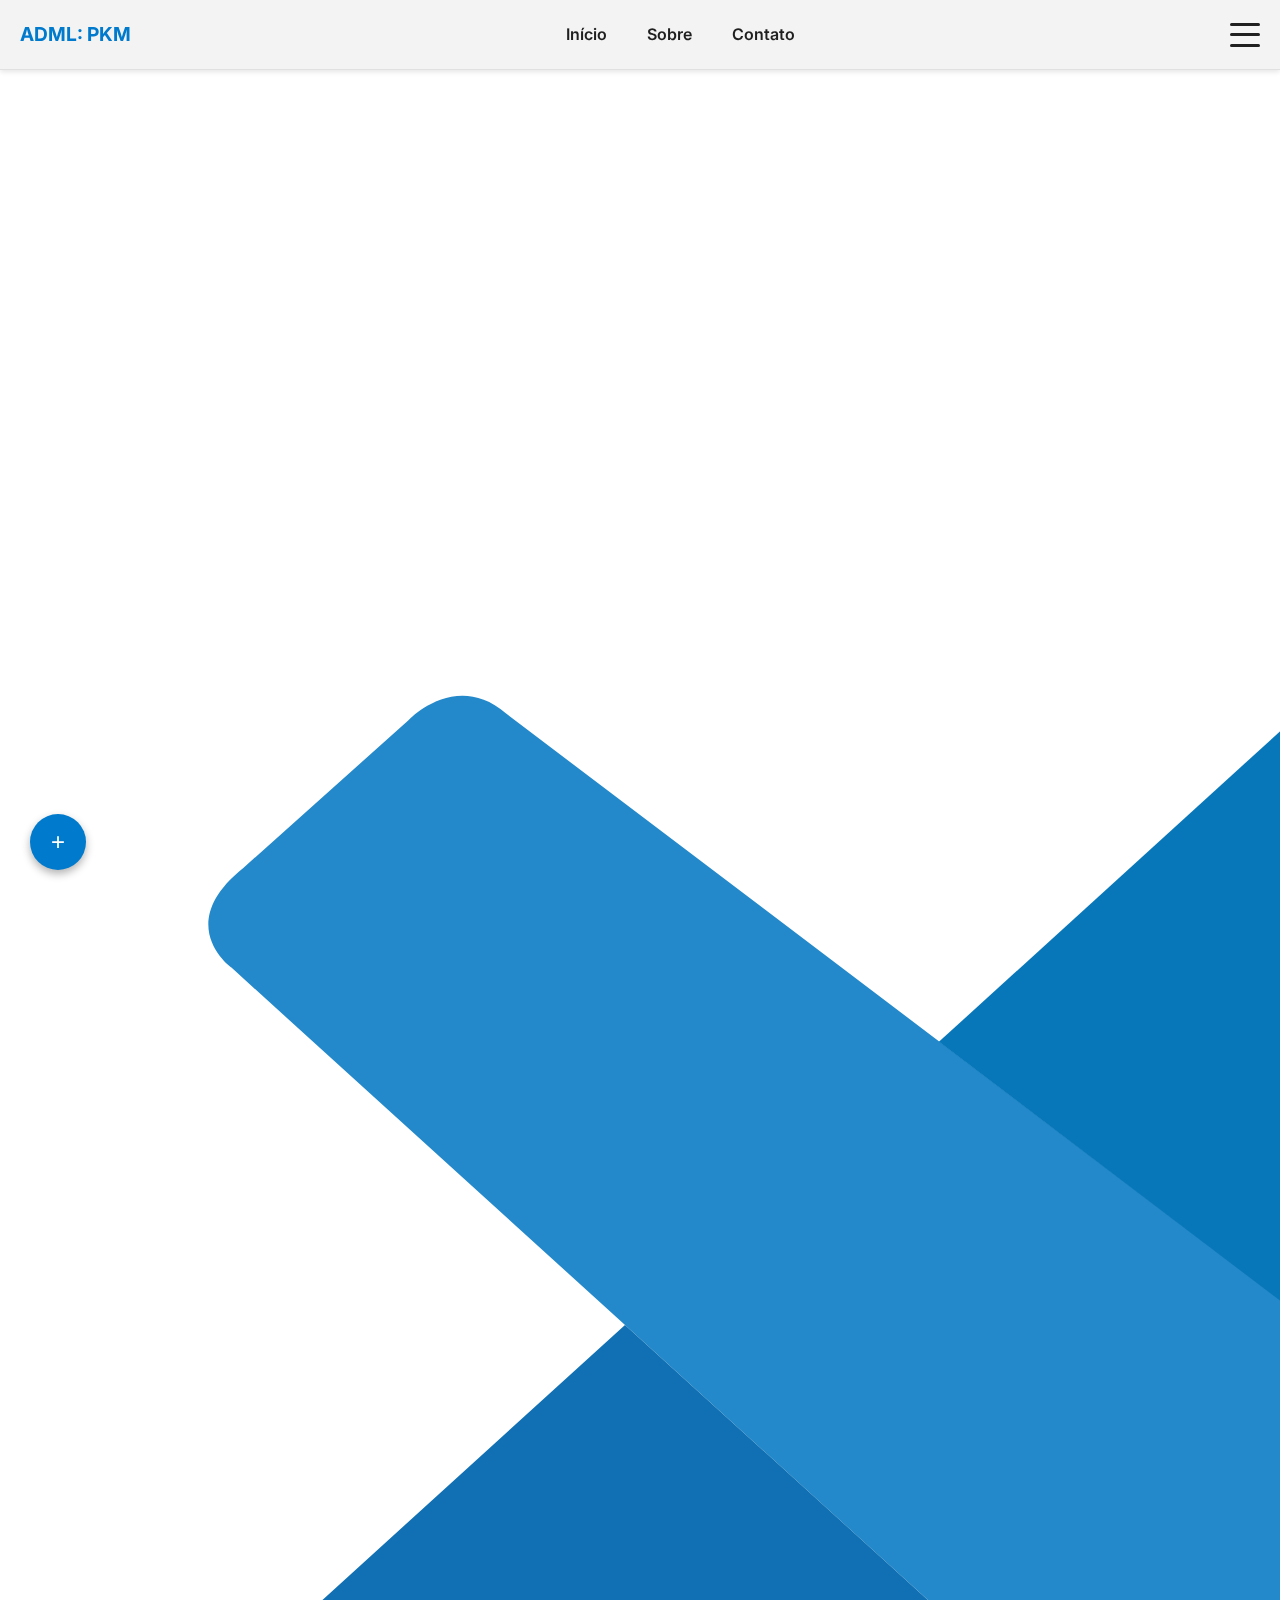
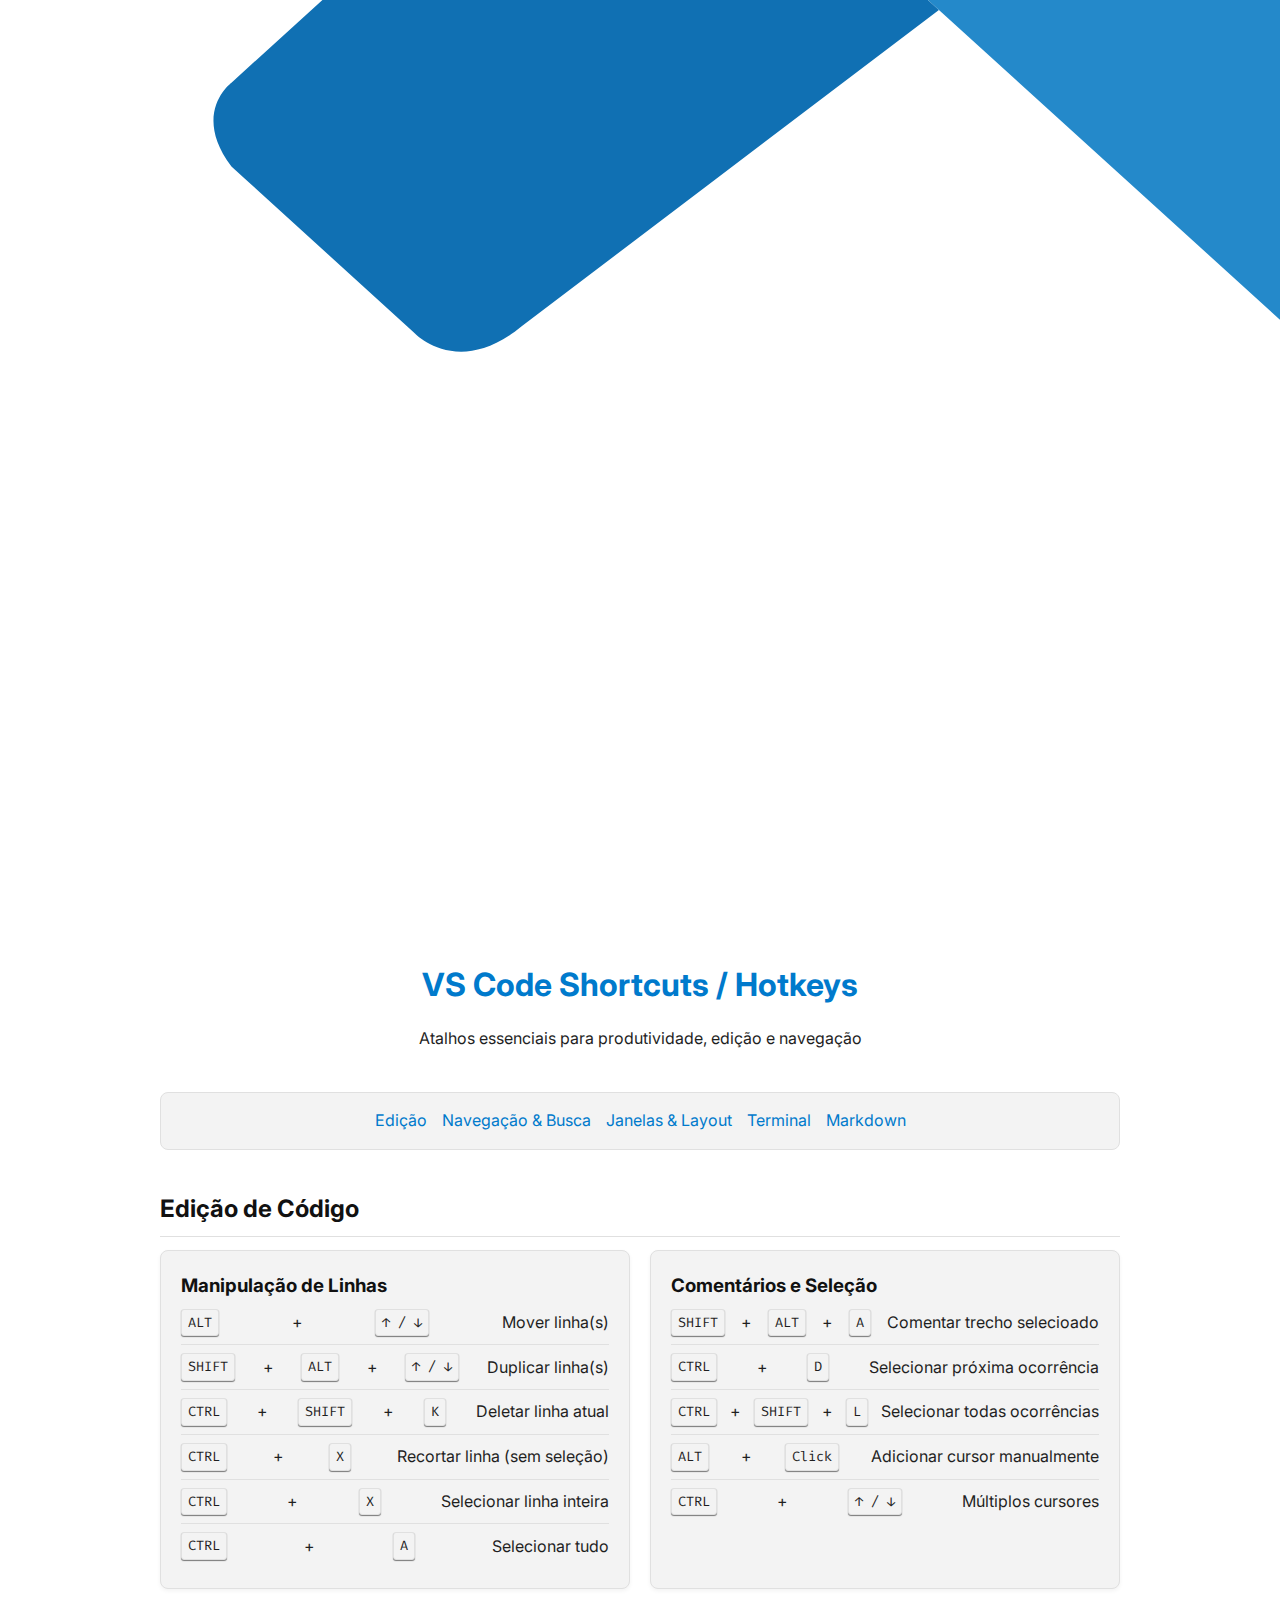
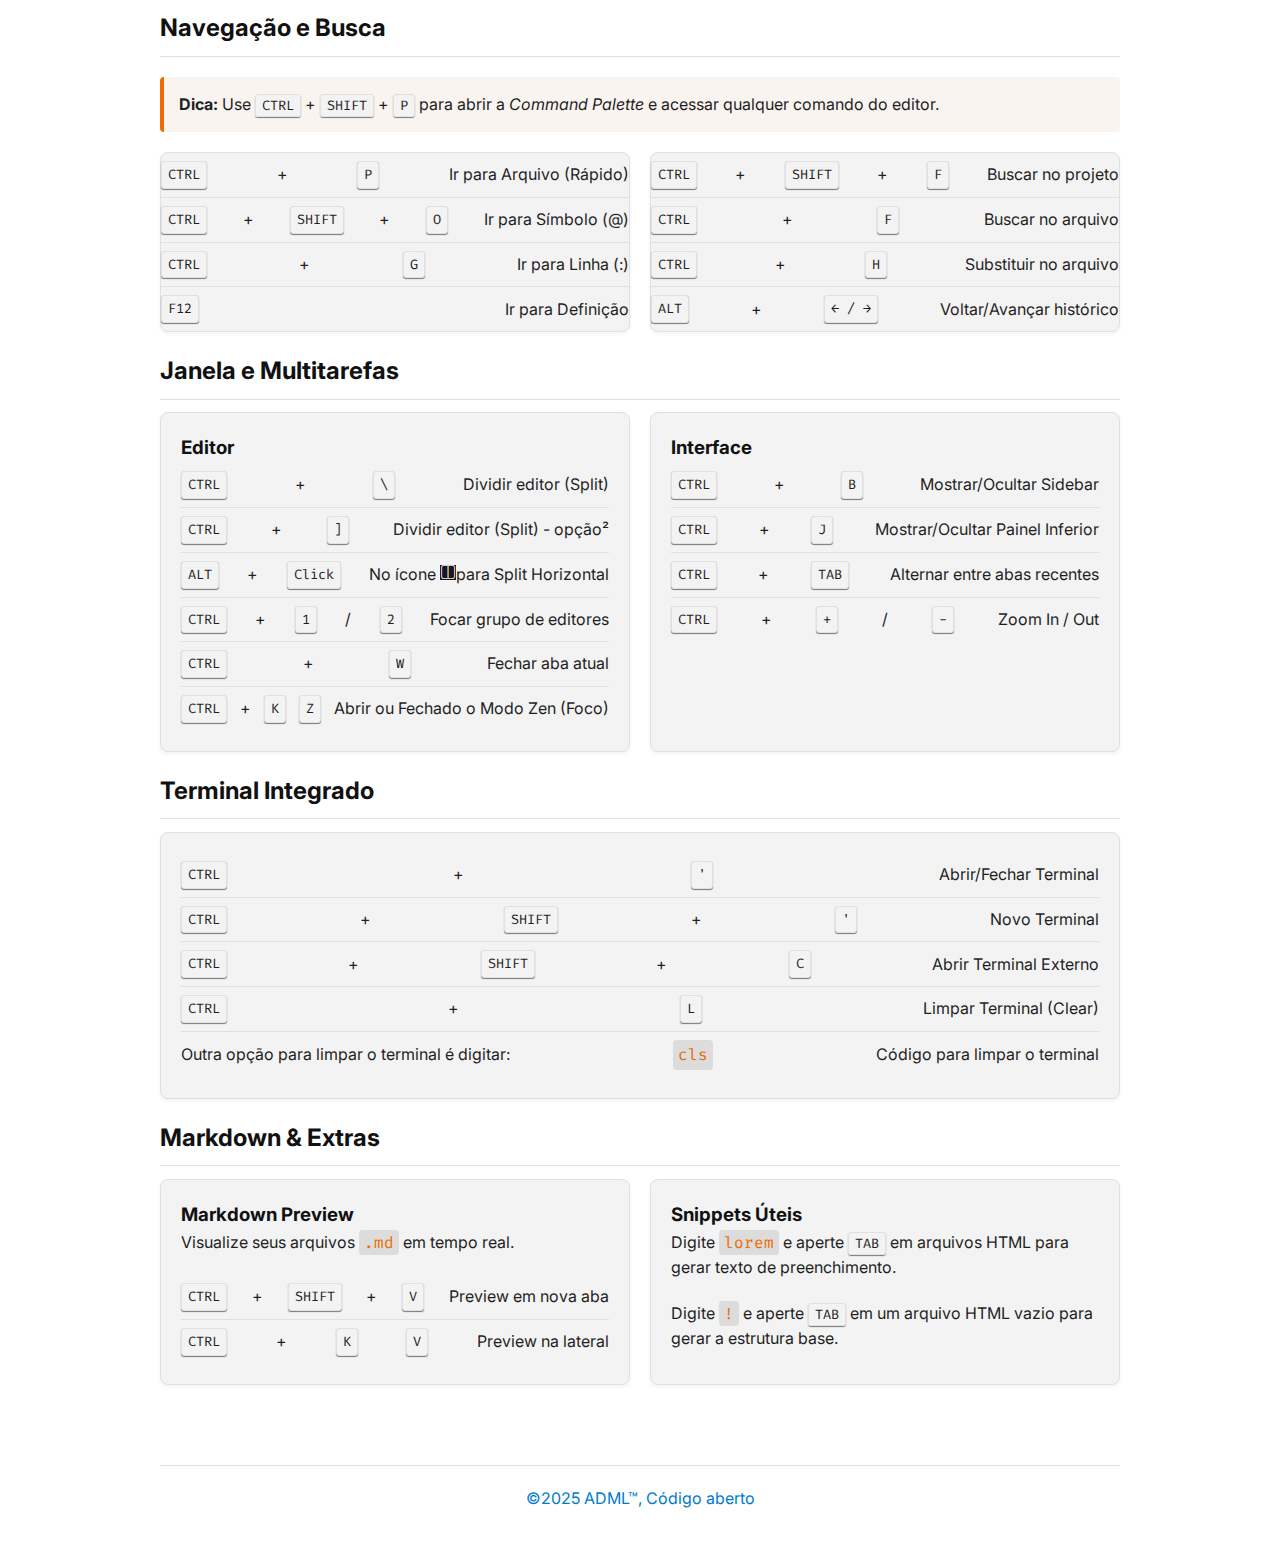
<file: vs_code.html>
<!DOCTYPE html>
<html lang="pt-BR">

<head>
    <meta charset="UTF-8">
    <meta name="viewport" content="width=device-width, initial-scale=1.0">
    <title>VS Code - ADML: PKM</title>
    <link rel="stylesheet" href="css/main.css">
    <link rel="stylesheet" href="components/NavMenu/NavMenu.css">
    <link rel="stylesheet" href="components/FAB-FloatingActionButton/FAB-FloatingActionButton.css">

    <link rel="preconnect" href="https://fonts.googleapis.com">
    <link rel="preconnect" href="https://fonts.gstatic.com" crossorigin>
    <link
        href="https://fonts.googleapis.com/css2?family=Inter:wght@400;600;700&family=Fira+Code:wght@400;500&display=swap"
        rel="stylesheet">

    <link rel="stylesheet" href="https://cdnjs.cloudflare.com/ajax/libs/font-awesome/6.5.0/css/all.min.css"
        integrity="sha512-Avb2QiuDEEvB4bZJYdft2mNjVShBftLdPG8FJ0V7irTLQ8Uo0qcPxh4Plq7G5tGm0rU+1SPhVotteLpBERwTkw=="
        crossorigin="anonymous" referrerpolicy="no-referrer" />
</head>

<body>
    <div class="container">
        <header class="text-center" style="margin-bottom: 40px;">
            <h1 style="color: #007acc;"><img class="img-svg" src="assets/img/vscode.svg" alt="ícone do vscode">VS Code
                Shortcuts / Hotkeys</h1>
            <p>Atalhos essenciais para produtividade, edição e navegação</p>
        </header>

        <nav
            style="margin-bottom: 40px; padding: 15px; background: var(--card-bg); border-radius: var(--border-radius); border: 1px solid var(--border-color);">
            <ul style="display: flex; flex-wrap: wrap; gap: 15px; justify-content: center;">
                <li><a href="#edition">Edição</a></li>
                <li><a href="#navigation">Navegação & Busca</a></li>
                <li><a href="#window">Janelas & Layout</a></li>
                <li><a href="#terminal">Terminal</a></li>
                <li><a href="#markdown">Markdown</a></li>
            </ul>
        </nav>

        <main>
            <section id="edition">
                <h2><i class="fa-solid fa-pen-to-square"></i> Edição de Código</h2>
                <div class="grid-2">
                    <div class="card">
                        <h3>Manipulação de Linhas</h3>
                        <ul class="shortcut-list">
                            <li><kbd>ALT</kbd> + <kbd>↑ / ↓</kbd> <span>Mover linha(s)</span></li>
                            <li><kbd>SHIFT</kbd> + <kbd>ALT</kbd> + <kbd>↑ / ↓</kbd> <span>Duplicar linha(s)</span></li>
                            <li><kbd>CTRL</kbd> + <kbd>SHIFT</kbd> + <kbd>K</kbd> <span>Deletar linha atual</span></li>
                            <li><kbd>CTRL</kbd> + <kbd>X</kbd> <span>Recortar linha (sem seleção)</span></li>
                            <li><kbd>CTRL</kbd> + <kbd>X</kbd> <span>Selecionar linha inteira</span></li>
                            <li><kbd>CTRL</kbd> + <kbd>A</kbd> <span>Selecionar tudo</span></li>
                        </ul>
                    </div>
                    <div class="card">
                        <h3>Comentários e Seleção</h3>
                        <ul class="shortcut-list">
                            <li><kbd>SHIFT</kbd> + <kbd>ALT</kbd> + <kbd>A</kbd> <span>Comentar trecho selecioado</span>
                            </li>
                            <li><kbd>CTRL</kbd> + <kbd>D</kbd> <span>Selecionar próxima ocorrência</span></li>
                            <li><kbd>CTRL</kbd> + <kbd>SHIFT</kbd> + <kbd>L</kbd> <span>Selecionar todas
                                    ocorrências</span></li>
                            <li><kbd>ALT</kbd> + <kbd>Click</kbd> <span>Adicionar cursor manualmente</span></li>
                            <li><kbd>CTRL</kbd> + <kbd>↑ / ↓</kbd> <span>Múltiplos cursores</span></li>
                        </ul>
                    </div>
                </div>
            </section>

            <section id="navigation">
                <h2><i class="fa-solid fa-magnifying-glass"></i> Navegação e Busca</h2>
                <div>
                    <div class="alert mt-20">
                        <strong>Dica:</strong> Use <kbd>CTRL</kbd> + <kbd>SHIFT</kbd> + <kbd>P</kbd> para abrir a
                        <em>Command Palette</em> e acessar qualquer comando do editor.
                    </div>
                    <div class="grid-2">
                        <ul class="card shortcut-list">
                            <li><kbd>CTRL</kbd> + <kbd>P</kbd> <span>Ir para Arquivo (Rápido)</span></li>
                            <li><kbd>CTRL</kbd> + <kbd>SHIFT</kbd> + <kbd>O</kbd> <span>Ir para Símbolo (@)</span></li>
                            <li><kbd>CTRL</kbd> + <kbd>G</kbd> <span>Ir para Linha (:)</span></li>
                            <li><kbd>F12</kbd> <span>Ir para Definição</span></li>
                        </ul>
                        <ul class="card shortcut-list">
                            <li><kbd>CTRL</kbd> + <kbd>SHIFT</kbd> + <kbd>F</kbd> <span>Buscar no projeto</span></li>
                            <li><kbd>CTRL</kbd> + <kbd>F</kbd> <span>Buscar no arquivo</span></li>
                            <li><kbd>CTRL</kbd> + <kbd>H</kbd> <span>Substituir no arquivo</span></li>
                            <li><kbd>ALT</kbd> + <kbd>← / →</kbd> <span>Voltar/Avançar histórico</span></li>
                        </ul>
                    </div>
                </div>
            </section>

            <section id="window">
                <h2><i class="fa-solid fa-window-maximize"></i> Janela e Multitarefas</h2>
                <div class="grid-2">
                    <div class="card">
                        <h3>Editor</h3>
                        <ul class="shortcut-list">
                            <li><kbd>CTRL</kbd> + <kbd>\</kbd> <span>Dividir editor (Split)</span></li>
                            <li><kbd>CTRL</kbd> + <kbd>]</kbd> <span>Dividir editor (Split) - opção²</span></li>
                            <li><kbd>ALT</kbd> + <kbd>Click</kbd> <span>No ícone <img class="img-svg"
                                        src="assets/img/Captura de tela Split simobolo no vscode.png"
                                        alt="Split simobolo no vscode">para Split Horizontal</span></li>
                            <li><kbd>CTRL</kbd> + <kbd>1</kbd> / <kbd>2</kbd> <span>Focar grupo de editores</span></li>
                            <li><kbd>CTRL</kbd> + <kbd>W</kbd> <span>Fechar aba atual</span></li>
                            <li><kbd>CTRL</kbd> + <kbd>K</kbd> <kbd>Z</kbd> <span>Abrir ou Fechado o Modo Zen
                                    (Foco)</span></li>
                        </ul>
                    </div>
                    <div class="card">
                        <h3>Interface</h3>
                        <ul class="shortcut-list">
                            <li><kbd>CTRL</kbd> + <kbd>B</kbd> <span>Mostrar/Ocultar Sidebar</span></li>
                            <li><kbd>CTRL</kbd> + <kbd>J</kbd> <span>Mostrar/Ocultar Painel Inferior</span></li>
                            <li><kbd>CTRL</kbd> + <kbd>TAB</kbd> <span>Alternar entre abas recentes</span></li>
                            <li><kbd>CTRL</kbd> + <kbd>+</kbd> / <kbd>-</kbd> <span>Zoom In / Out</span></li>
                        </ul>
                    </div>
                </div>
            </section>

            <section id="terminal">
                <h2><i class="fa-solid fa-terminal"></i> Terminal Integrado</h2>
                <div class="card">
                    <ul class="shortcut-list">
                        <li><kbd>CTRL</kbd> + <kbd>'</kbd> <span>Abrir/Fechar Terminal</span></li>
                        <li><kbd>CTRL</kbd> + <kbd>SHIFT</kbd> + <kbd>'</kbd> <span>Novo Terminal</span></li>
                        <li><kbd>CTRL</kbd> + <kbd>SHIFT</kbd> + <kbd>C</kbd> <span>Abrir Terminal Externo</span></li>
                        <li><kbd>CTRL</kbd> + <kbd>L</kbd> <span>Limpar Terminal (Clear)</span></li>
                        <li>Outra opção para limpar o terminal é digitar: <code>cls</code> <span>Código para limpar o
                                terminal</span></li>
                    </ul>
                </div>
            </section>

            <section id="markdown">
                <h2><i class="fa-brands fa-markdown"></i> Markdown & Extras</h2>
                <div class="grid-2">
                    <div class="card">
                        <h3>Markdown Preview</h3>
                        <p>Visualize seus arquivos <code>.md</code> em tempo real.</p>
                        <ul class="shortcut-list mt-20">
                            <li><kbd>CTRL</kbd> + <kbd>SHIFT</kbd> + <kbd>V</kbd> <span>Preview em nova aba</span></li>
                            <li><kbd>CTRL</kbd> + <kbd>K</kbd> <kbd>V</kbd> <span>Preview na lateral</span></li>
                        </ul>
                    </div>
                    <div class="card">
                        <h3>Snippets Úteis</h3>
                        <p>Digite <code>lorem</code> e aperte <kbd>TAB</kbd> em arquivos HTML para gerar texto de
                            preenchimento.</p>
                        <p class="mt-20">Digite <code>!</code> e aperte <kbd>TAB</kbd> em um arquivo HTML vazio para
                            gerar a estrutura base.</p>
                    </div>
                </div>
            </section>

        </main>

        <footer>
            <a href="https://github.com/LeonardoDalmazzo" target="_blank">
                <p>©2025 ADML™, Código aberto</p>
            </a>
        </footer>
    </div>

    <script src="components/NavMenu/NavMenu.js"></script>
    <script src="components/FAB-FloatingActionButton/FAB-FloatingActionButton.js"></script>
    <script src="js/app.js"></script>

</body>

</html>
</file>
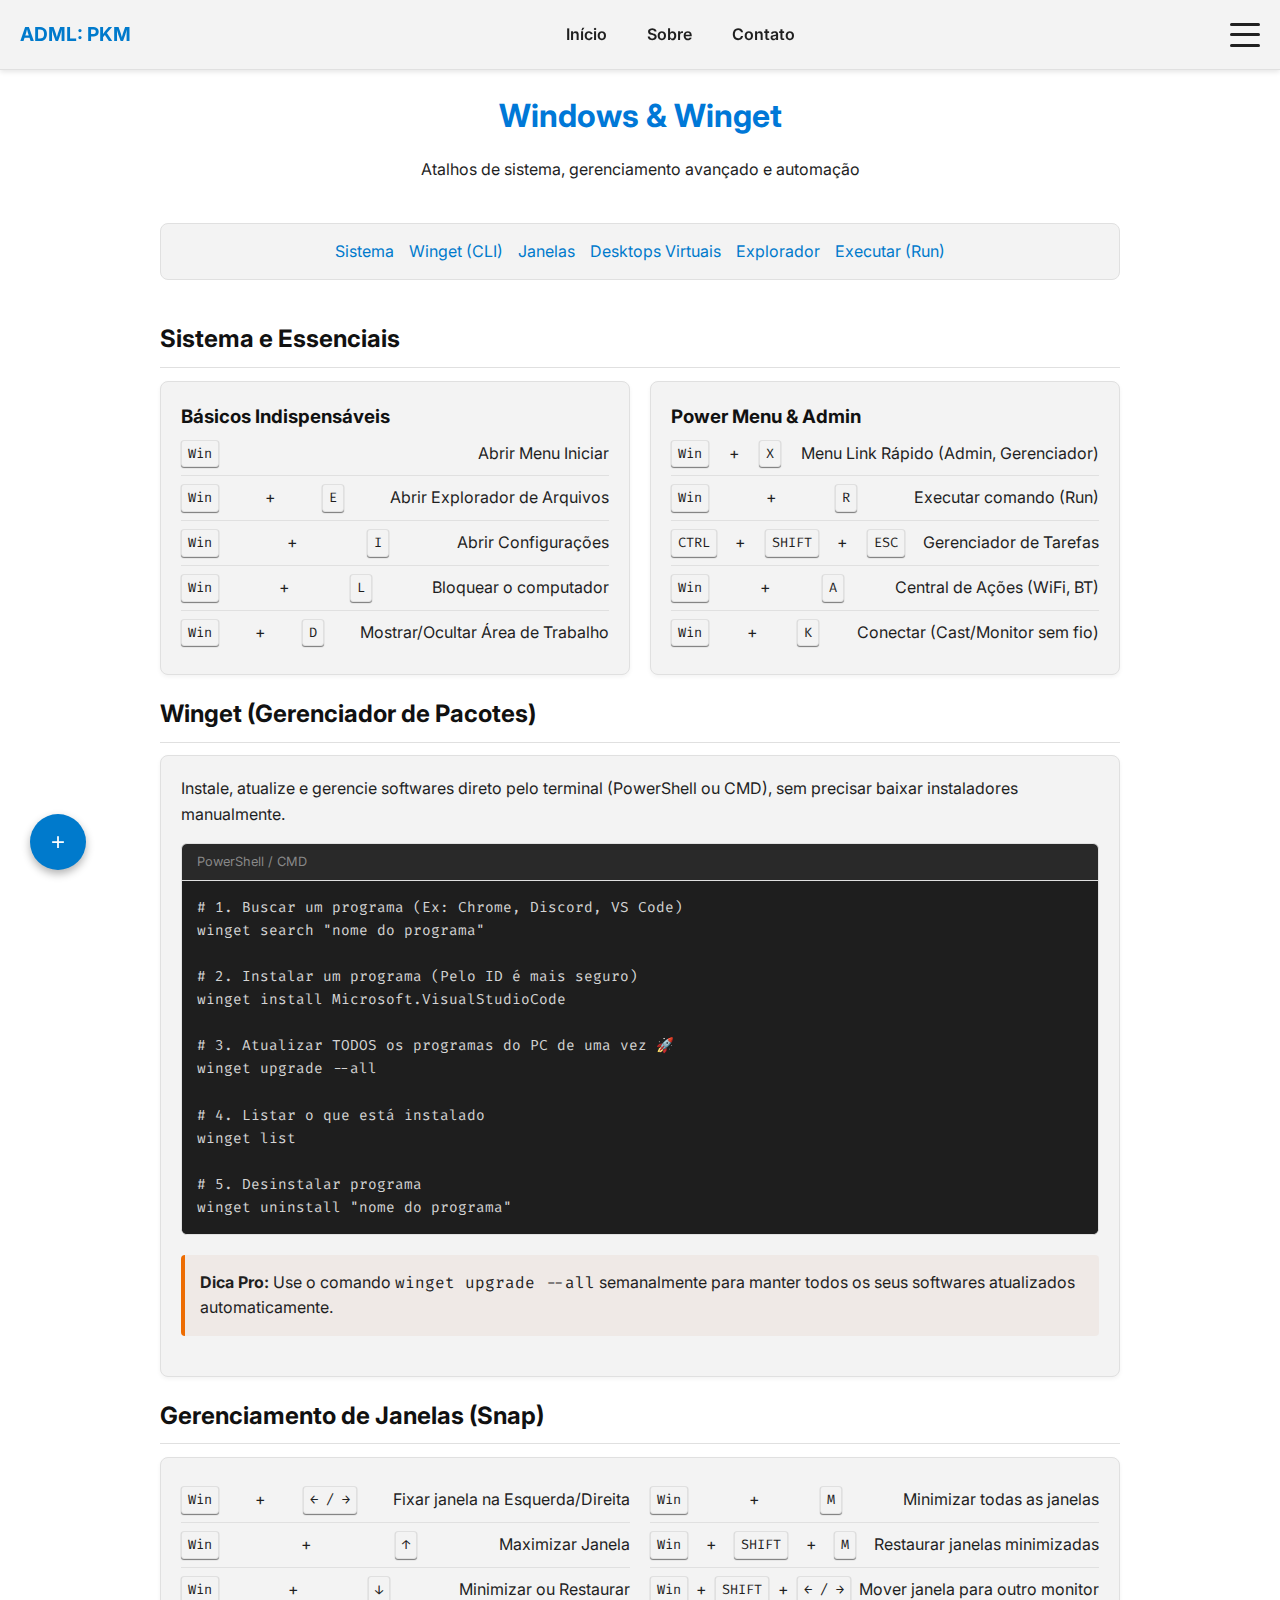
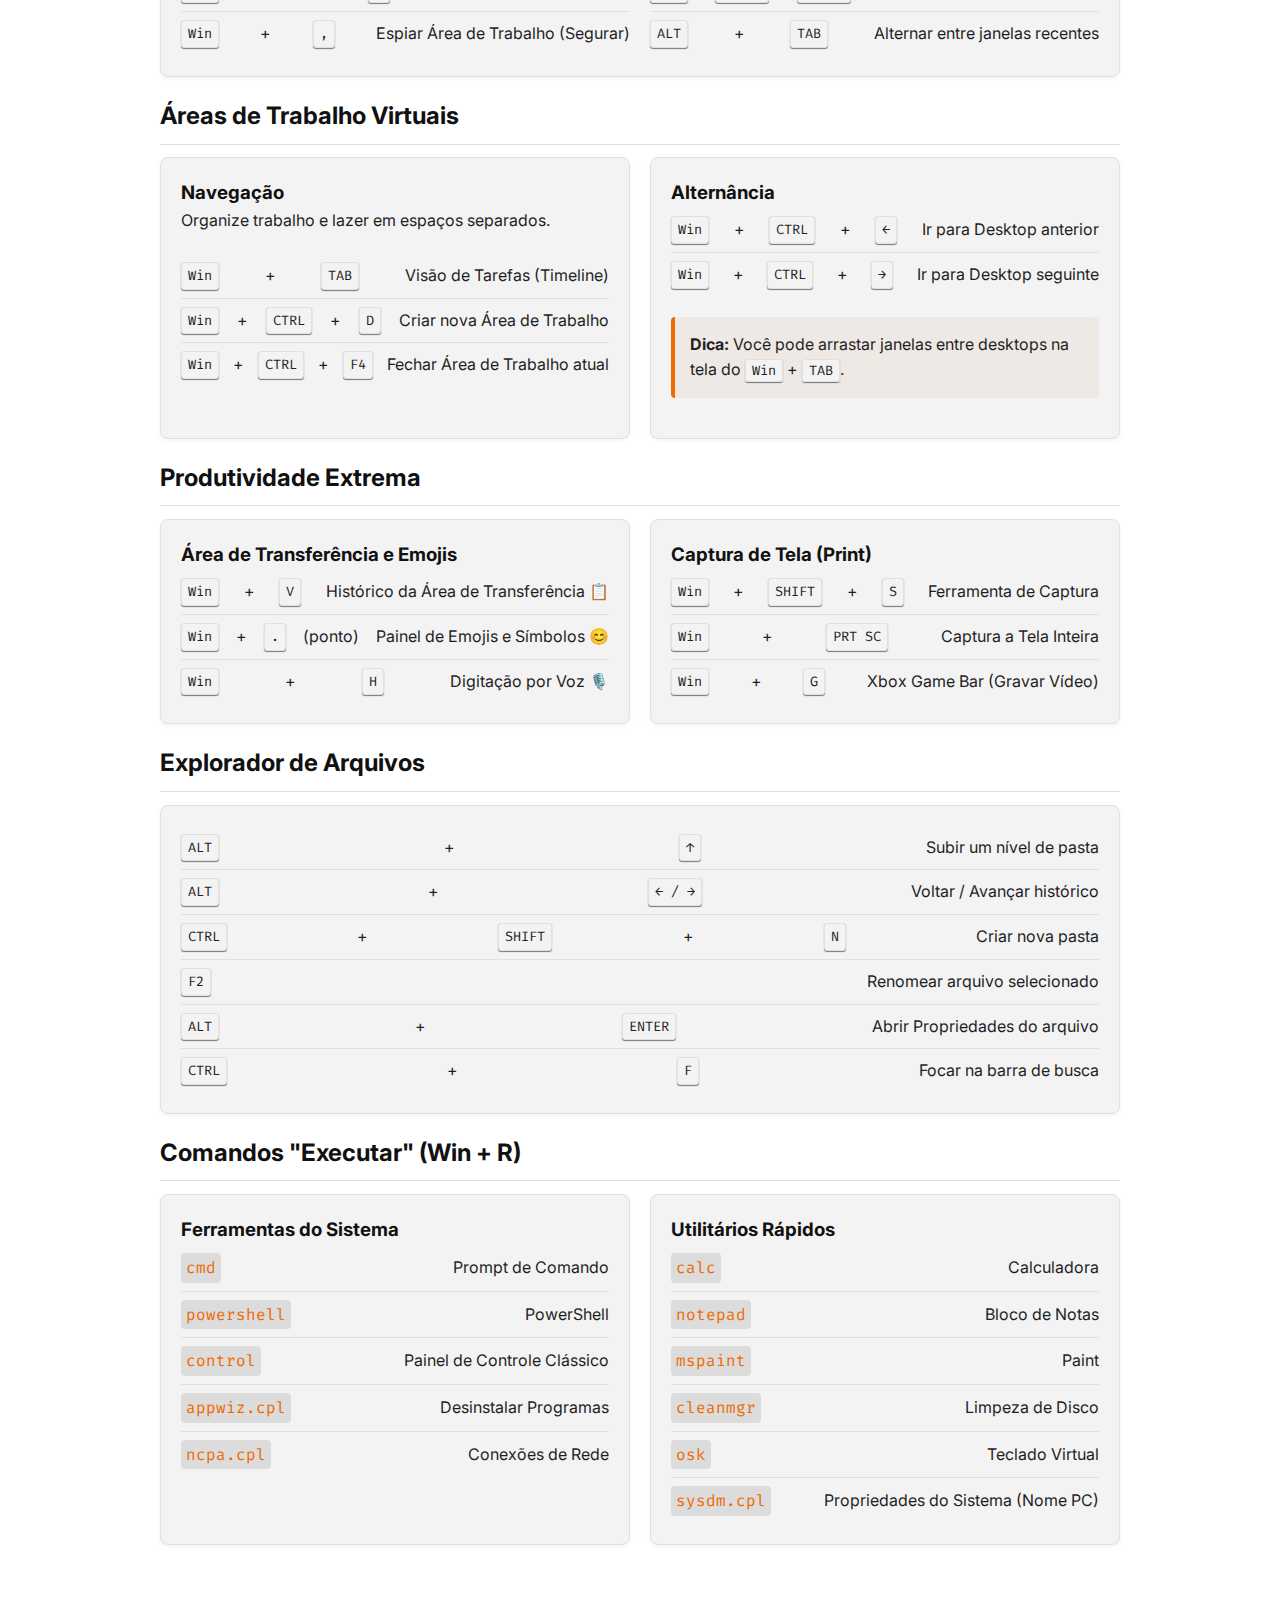
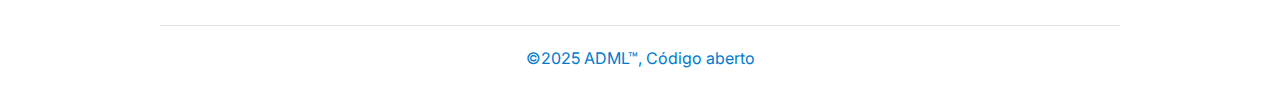
<file: windows_winget.html>
<!DOCTYPE html>
<html lang="pt-BR">

<head>
    <meta charset="UTF-8">
    <meta name="viewport" content="width=device-width, initial-scale=1.0">
    <title>Windows & Winget - ADML: PKM</title>
    <link rel="stylesheet" href="css/main.css">
    <link rel="stylesheet" href="components/NavMenu/NavMenu.css">
    <link rel="stylesheet" href="components/FAB-FloatingActionButton/FAB-FloatingActionButton.css">

    <link rel="preconnect" href="https://fonts.googleapis.com">
    <link rel="preconnect" href="https://fonts.gstatic.com" crossorigin>
    <link
        href="https://fonts.googleapis.com/css2?family=Inter:wght@400;600;700&family=Fira+Code:wght@400;500&display=swap"
        rel="stylesheet">

    <link rel="stylesheet" href="https://cdnjs.cloudflare.com/ajax/libs/font-awesome/6.5.0/css/all.min.css"
        integrity="sha512-Avb2QiuDEEvB4bZJYdft2mNjVShBftLdPG8FJ0V7irTLQ8Uo0qcPxh4Plq7G5tGm0rU+1SPhVotteLpBERwTkw=="
        crossorigin="anonymous" referrerpolicy="no-referrer" />
</head>

<body>
    <div class="container">
        <header class="text-center" style="margin-bottom: 40px;">
            <h1 style="color: #0078D7;">
                <i class="fa-brands fa-windows"></i> Windows & Winget
            </h1>
            <p>Atalhos de sistema, gerenciamento avançado e automação</p>
        </header>

        <nav
            style="margin-bottom: 40px; padding: 15px; background: var(--card-bg); border-radius: var(--border-radius); border: 1px solid var(--border-color);">
            <ul style="display: flex; flex-wrap: wrap; gap: 15px; justify-content: center;">
                <li><a href="#system">Sistema</a></li>
                <li><a href="#winget">Winget (CLI)</a></li>
                <li><a href="#window-management">Janelas</a></li>
                <li><a href="#virtual-desktops">Desktops Virtuais</a></li>
                <li><a href="#explorer">Explorador</a></li>
                <li><a href="#run-commands">Executar (Run)</a></li>
            </ul>
        </nav>

        <main>
            <section id="system">
                <h2><i class="fa-solid fa-gear"></i> Sistema e Essenciais</h2>
                <div class="grid-2">
                    <div class="card">
                        <h3>Básicos Indispensáveis</h3>
                        <ul class="shortcut-list">
                            <li><kbd>Win</kbd> <span>Abrir Menu Iniciar</span></li>
                            <li><kbd>Win</kbd> + <kbd>E</kbd> <span>Abrir Explorador de Arquivos</span></li>
                            <li><kbd>Win</kbd> + <kbd>I</kbd> <span>Abrir Configurações</span></li>
                            <li><kbd>Win</kbd> + <kbd>L</kbd> <span>Bloquear o computador</span></li>
                            <li><kbd>Win</kbd> + <kbd>D</kbd> <span>Mostrar/Ocultar Área de Trabalho</span></li>
                        </ul>
                    </div>
                    <div class="card">
                        <h3>Power Menu & Admin</h3>
                        <ul class="shortcut-list">
                            <li><kbd>Win</kbd> + <kbd>X</kbd> <span>Menu Link Rápido (Admin, Gerenciador)</span></li>
                            <li><kbd>Win</kbd> + <kbd>R</kbd> <span>Executar comando (Run)</span></li>
                            <li><kbd>CTRL</kbd> + <kbd>SHIFT</kbd> + <kbd>ESC</kbd> <span>Gerenciador de Tarefas</span>
                            </li>
                            <li><kbd>Win</kbd> + <kbd>A</kbd> <span>Central de Ações (WiFi, BT)</span></li>
                            <li><kbd>Win</kbd> + <kbd>K</kbd> <span>Conectar (Cast/Monitor sem fio)</span></li>
                        </ul>
                    </div>
                </div>
            </section>

            <section id="winget">
                <h2><i class="fa-solid fa-terminal"></i> Winget (Gerenciador de Pacotes)</h2>
                <div class="card">
                    <p style="margin-bottom: 15px;">Instale, atualize e gerencie softwares direto pelo terminal
                        (PowerShell ou CMD), sem precisar baixar instaladores manualmente.</p>

                    <div class="code-block">
                        <div class="code-header">PowerShell / CMD</div>
                        <pre><code class="language-bash"># 1. Buscar um programa (Ex: Chrome, Discord, VS Code)
winget search "nome do programa"

# 2. Instalar um programa (Pelo ID é mais seguro)
winget install Microsoft.VisualStudioCode

# 3. Atualizar TODOS os programas do PC de uma vez 🚀
winget upgrade --all

# 4. Listar o que está instalado
winget list

# 5. Desinstalar programa
winget uninstall "nome do programa"</code></pre>
                    </div>

                    <div class="alert">
                        <strong>Dica Pro:</strong> Use o comando <code>winget upgrade --all</code> semanalmente para
                        manter todos os seus softwares atualizados automaticamente.
                    </div>
                </div>
            </section>

            <section id="window-management">
                <h2><i class="fa-regular fa-window-restore"></i> Gerenciamento de Janelas (Snap)</h2>
                <div class="card">
                    <div class="grid-2">
                        <ul class="shortcut-list">
                            <li><kbd>Win</kbd> + <kbd>← / →</kbd> <span>Fixar janela na Esquerda/Direita</span></li>
                            <li><kbd>Win</kbd> + <kbd>↑</kbd> <span>Maximizar Janela</span></li>
                            <li><kbd>Win</kbd> + <kbd>↓</kbd> <span>Minimizar ou Restaurar</span></li>
                            <li><kbd>Win</kbd> + <kbd>,</kbd> <span>Espiar Área de Trabalho (Segurar)</span></li>
                        </ul>
                        <ul class="shortcut-list">
                            <li><kbd>Win</kbd> + <kbd>M</kbd> <span>Minimizar todas as janelas</span></li>
                            <li><kbd>Win</kbd> + <kbd>SHIFT</kbd> + <kbd>M</kbd> <span>Restaurar janelas
                                    minimizadas</span></li>
                            <li><kbd>Win</kbd> + <kbd>SHIFT</kbd> + <kbd>← / →</kbd> <span>Mover janela para outro
                                    monitor</span></li>
                            <li><kbd>ALT</kbd> + <kbd>TAB</kbd> <span>Alternar entre janelas recentes</span></li>
                        </ul>
                    </div>
                </div>
            </section>

            <section id="virtual-desktops">
                <h2><i class="fa-solid fa-layer-group"></i> Áreas de Trabalho Virtuais</h2>
                <div class="grid-2">
                    <div class="card">
                        <h3>Navegação</h3>
                        <p>Organize trabalho e lazer em espaços separados.</p>
                        <ul class="shortcut-list mt-20">
                            <li><kbd>Win</kbd> + <kbd>TAB</kbd> <span>Visão de Tarefas (Timeline)</span></li>
                            <li><kbd>Win</kbd> + <kbd>CTRL</kbd> + <kbd>D</kbd> <span>Criar nova Área de Trabalho</span>
                            </li>
                            <li><kbd>Win</kbd> + <kbd>CTRL</kbd> + <kbd>F4</kbd> <span>Fechar Área de Trabalho
                                    atual</span></li>
                        </ul>
                    </div>
                    <div class="card">
                        <h3>Alternância</h3>
                        <ul class="shortcut-list">
                            <li><kbd>Win</kbd> + <kbd>CTRL</kbd> + <kbd>←</kbd> <span>Ir para Desktop anterior</span>
                            </li>
                            <li><kbd>Win</kbd> + <kbd>CTRL</kbd> + <kbd>→</kbd> <span>Ir para Desktop seguinte</span>
                            </li>
                        </ul>
                        <div class="alert mt-20">
                            <strong>Dica:</strong> Você pode arrastar janelas entre desktops na tela do <kbd>Win</kbd> +
                            <kbd>TAB</kbd>.
                        </div>
                    </div>
                </div>
            </section>

            <section id="productivity">
                <h2><i class="fa-solid fa-bolt"></i> Produtividade Extrema</h2>
                <div class="grid-2">
                    <div class="card">
                        <h3>Área de Transferência e Emojis</h3>
                        <ul class="shortcut-list">
                            <li><kbd>Win</kbd> + <kbd>V</kbd> <span>Histórico da Área de Transferência 📋</span></li>
                            <li><kbd>Win</kbd> + <kbd>.</kbd> (ponto) <span>Painel de Emojis e Símbolos 😊</span></li>
                            <li><kbd>Win</kbd> + <kbd>H</kbd> <span>Digitação por Voz 🎙️</span></li>
                        </ul>
                    </div>
                    <div class="card">
                        <h3>Captura de Tela (Print)</h3>
                        <ul class="shortcut-list">
                            <li><kbd>Win</kbd> + <kbd>SHIFT</kbd> + <kbd>S</kbd> <span>Ferramenta de Captura</span></li>
                            <li><kbd>Win</kbd> + <kbd>PRT SC</kbd> <span>Captura a Tela Inteira</span></li>
                            <li><kbd>Win</kbd> + <kbd>G</kbd> <span>Xbox Game Bar (Gravar Vídeo)</span></li>
                        </ul>
                    </div>
                </div>
            </section>

            <section id="explorer">
                <h2><i class="fa-regular fa-folder"></i> Explorador de Arquivos</h2>
                <div class="card">
                    <ul class="shortcut-list">
                        <li><kbd>ALT</kbd> + <kbd>↑</kbd> <span>Subir um nível de pasta</span></li>
                        <li><kbd>ALT</kbd> + <kbd>← / →</kbd> <span>Voltar / Avançar histórico</span></li>
                        <li><kbd>CTRL</kbd> + <kbd>SHIFT</kbd> + <kbd>N</kbd> <span>Criar nova pasta</span></li>
                        <li><kbd>F2</kbd> <span>Renomear arquivo selecionado</span></li>
                        <li><kbd>ALT</kbd> + <kbd>ENTER</kbd> <span>Abrir Propriedades do arquivo</span></li>
                        <li><kbd>CTRL</kbd> + <kbd>F</kbd> <span>Focar na barra de busca</span></li>
                    </ul>
                </div>
            </section>

            <section id="run-commands">
                <h2><i class="fa-solid fa-terminal"></i> Comandos "Executar" (Win + R)</h2>
                <div class="grid-2">
                    <div class="card">
                        <h3>Ferramentas do Sistema</h3>
                        <ul class="shortcut-list">
                            <li><code>cmd</code> <span>Prompt de Comando</span></li>
                            <li><code>powershell</code> <span>PowerShell</span></li>
                            <li><code>control</code> <span>Painel de Controle Clássico</span></li>
                            <li><code>appwiz.cpl</code> <span>Desinstalar Programas</span></li>
                            <li><code>ncpa.cpl</code> <span>Conexões de Rede</span></li>
                        </ul>
                    </div>
                    <div class="card">
                        <h3>Utilitários Rápidos</h3>
                        <ul class="shortcut-list">
                            <li><code>calc</code> <span>Calculadora</span></li>
                            <li><code>notepad</code> <span>Bloco de Notas</span></li>
                            <li><code>mspaint</code> <span>Paint</span></li>
                            <li><code>cleanmgr</code> <span>Limpeza de Disco</span></li>
                            <li><code>osk</code> <span>Teclado Virtual</span></li>
                            <li><code>sysdm.cpl</code> <span>Propriedades do Sistema (Nome PC)</span></li>
                        </ul>
                    </div>
                </div>
            </section>

        </main>

        <footer>
            <a href="https://github.com/LeonardoDalmazzo" target="_blank">
                <p>©2025 ADML™, Código aberto</p>
            </a>
        </footer>
    </div>

    <script src="components/NavMenu/NavMenu.js"></script>
    <script src="components/FAB-FloatingActionButton/FAB-FloatingActionButton.js"></script>
    <script src="js/app.js"></script>

</body>

</html>
</file>
<file: css/main.css>
@import url('variables.css');

* {
    box-sizing: border-box;
    margin: 0;
    padding: 0;
}

body {
    font-family: var(--font-main);
    background-color: var(--bg-color);
    color: var(--text-color);
    line-height: 1.6;
    transition: background-color 0.3s ease, color 0.3s ease;
}

a {
    text-decoration: none;
    color: var(--link-color);
}

ul {
    list-style: none;
}

/* Layout Utility */
.container {
    max-width: var(--container-width);
    margin: 0 auto;
    padding: 20px;
    margin-top: var(--header-height); /* Push content below fixed header */
    min-height: 80vh;
}

h1, h2, h3 {
    color: var(--heading-color);
}

/* Code Blocks Reused Styles */
pre {
    background: var(--code-bg);
    padding: 15px;
    border-radius: var(--border-radius);
    overflow-x: auto;
    font-family: var(--font-code);
    font-size: 0.9rem;
    margin-bottom: 15px;
    border: 1px solid var(--border-color);
    color: var(--code-text);
}

code {
    font-family: var(--font-code);
}

p code, li code {
    background: rgba(128, 128, 128, 0.2);
    padding: 2px 5px;
    border-radius: 4px;
    color: var(--warning-color);
}

/* Responsive Typography */
h1 { font-size: 2rem; margin-bottom: 1rem; }
h2 { font-size: 1.5rem; margin-bottom: 0.8rem; border-bottom: 1px solid var(--border-color); padding-bottom: 0.5rem; }

@media (max-width: 768px) {
    h1 { font-size: 1.8rem; }
    h2 { font-size: 1.3rem; }
}

/* Utility Classes */
.grid-2 {
    display: grid;
    grid-template-columns: 1fr;
    gap: 20px;
}

@media (min-width: 768px) {
    .grid-2 {
        grid-template-columns: 1fr 1fr;
    }
}

.card {
    background: var(--card-bg);
    padding: 20px;
    border-radius: var(--border-radius);
    border: 1px solid var(--border-color);
    margin-bottom: 20px;
    box-shadow: 0 2px 4px rgba(0,0,0,0.05);
}

.text-center { text-align: center; }
.mt-20 { margin-top: 20px; }
.subtitulo {
    margin-bottom: 20px;
}

/* --- Migrated Content Styles --- */

/* Code Block Container with Copy Button */
.code-block {
    background: var(--code-bg);
    border-radius: 6px;
    border: 1px solid var(--border-color);
    margin-bottom: 20px;
    overflow: hidden;
}

.code-header {
    display: flex;
    justify-content: space-between;
    align-items: center;
    background: rgba(255, 255, 255, 0.05); /* Slight offset from dark bg */
    padding: 8px 15px;
    font-size: 0.8rem;
    color: #888;
    border-bottom: 1px solid var(--border-color);
}

.code-block pre {
    margin: 0;
    border: none;
    border-radius: 0;
}

.copy-btn {
    background: transparent;
    border: 1px solid var(--border-color);
    color: var(--text-color);
    padding: 4px 8px;
    border-radius: 4px;
    cursor: pointer;
    font-size: 0.75rem;
    transition: all 0.2s;
}

.copy-btn:hover {
    background: rgba(255, 255, 255, 0.1);
    border-color: var(--text-color);
}

/* Conventional Commits Tags */
.commit-types {
    list-style: none;
    padding: 0;
}

.tag {
    display: inline-block;
    padding: 2px 8px;
    border-radius: 4px;
    font-weight: bold;
    font-size: 0.85rem;
    margin-right: 8px;
    color: #fff;
}

.feat { background-color: #4caf50; }
.fix { background-color: #f44336; }
.docs { background-color: #2196f3; }
.style { background-color: #9c27b0; }
.refactor { background-color: #b80d7f; }
.chore { background-color: #607d8b; }

.alert {
    background: rgba(206, 145, 120, 0.1);
    border-left: 4px solid var(--warning-color);
    padding: 15px;
    margin: 20px 0;
    border-radius: 4px;
}

.link-btn {
    display: inline-block;
    margin-top: 10px;
    color: var(--link-color);
    text-decoration: none;
}

.link-btn:hover {
    text-decoration: underline;
}

/* Keyboard Shortcuts */
.shortcut-list {
    list-style: none;
    padding: 0;
}

.shortcut-list li {
    display: flex;
    justify-content: space-between;
    align-items: center;
    border-bottom: 1px solid var(--border-color);
    padding: 8px 0;
}

.shortcut-list li:last-child {
    border-bottom: none;
}

kbd {
    background-color: var(--card-bg);
    border: 1px solid var(--border-color);
    border-radius: 3px;
    box-shadow: 0 1px 1px rgba(0,0,0,0.5);
    color: var(--text-color);
    font-family: var(--font-code);
    font-size: 0.85rem;
    padding: 2px 6px;
}

/* Tables */
.table-container {
    overflow-x: auto;
    margin-bottom: 20px;
}

table {
    width: 100%;
    border-collapse: collapse;
    background: var(--card-bg);
    border: 1px solid var(--border-color);
}

th, td {
    padding: 12px 15px;
    text-align: left;
    border-bottom: 1px solid var(--border-color);
}

th {
    background-color: rgba(255, 255, 255, 0.05);
    color: var(--heading-color);
}

tr:hover {
    background-color: rgba(255, 255, 255, 0.02);
}

/* Simple List */
.simple-list {
    padding-left: 20px;
}
.simple-list li {
    margin-bottom: 5px;
}

/* Footer */
footer {
    text-align: center;
    margin-top: 60px;
    padding: 20px;
    border-top: 1px solid var(--border-color);
    color: #888;
}
</file>
<file: components/NavMenu/NavMenu.css>
/* Navbar Components */
.navbar {
    position: fixed;
    top: 0;
    left: 0;
    width: 100%;
    height: var(--header-height);
    background-color: var(--card-bg);
    border-bottom: 1px solid var(--border-color);
    z-index: 1100;
    display: flex;
    align-items: center;
    justify-content: space-between;
    padding: 0 20px;
    box-shadow: 0 2px 5px rgba(0,0,0,0.1);
}

.navbar-brand {
    font-size: 1.2rem;
    font-weight: bold;
    color: var(--primary-color);
}

/* Desktop Menu */
.navbar-menu {
    display: none; /* Hidden on mobile */
}

@media (min-width: 768px) {
    .navbar-menu {
        display: flex;
        gap: 20px;
    }
    .navbar-menu a {
        color: var(--text-color);
        font-weight: 600;
        padding: 5px 10px;
        transition: color 0.2s;
    }
    .navbar-menu a:hover, .navbar-menu a.active {
        color: var(--primary-color);
    }
}

/* Hamburger Button */
.hamburger {
    width: 30px;
    height: 24px;
    position: relative;
    cursor: pointer;
    z-index: 1100;
    display: flex;
    flex-direction: column;
    justify-content: space-between;
    background: none;
    border: none;
    padding: 0;
}

.hamburger span {
    display: block;
    height: 3px;
    width: 100%;
    background: var(--text-color);
    border-radius: 3px;
    transition: all 0.3s ease-in-out;
}

/* Hamburger Animation to X */
.hamburger.open span:nth-child(1) {
    transform: translateY(10px) rotate(45deg);
}

.hamburger.open span:nth-child(2) {
    opacity: 0;
}

.hamburger.open span:nth-child(3) {
    transform: translateY(-10px) rotate(-45deg);
}

/* Mobile Sidebar / Overlay */
.mobile-nav {
    position: fixed;
    top: 0;
    right: -100%; /* Hidden off-screen */
    width: 250px;
    height: 100vh;
    background-color: var(--card-bg);
    border-left: 1px solid var(--border-color);
    padding-top: var(--header-height);
    transition: right 0.3s ease;
    z-index: 1050;
    display: flex;
    flex-direction: column;
    box-shadow: -2px 0 5px rgba(0,0,0,0.2);
}

.mobile-nav.active {
    right: 0;
}

.mobile-nav a {
    padding: 15px 20px;
    border-bottom: 1px solid var(--border-color);
    color: var(--text-color);
    font-weight: 600;
    display: block;
}

.mobile-nav a:hover {
    background-color: rgba(0,0,0,0.05);
    color: var(--primary-color);
}

.mobile-overlay {
    position: fixed;
    top: 0;
    left: 0;
    width: 100%;
    height: 100%;
    background: rgba(0,0,0,0.5);
    z-index: 1040;
    opacity: 0;
    visibility: hidden;
    transition: opacity 0.3s;
}

.mobile-overlay.active {
    opacity: 1;
    visibility: visible;
}
</file>
<file: components/FAB-FloatingActionButton/FAB-FloatingActionButton.css>
/* Floating Action Button (FAB) */
.fab-container {
    position: fixed;
    bottom: 30px;
    left: 30px;
    z-index: 2000;
    display: flex;
    flex-direction: column-reverse; /* Expand upwards */
    align-items: center;
    gap: 15px;
}

.fab-main {
    width: 56px;
    height: 56px;
    border-radius: 50%;
    background-color: var(--primary-color);
    color: white;
    border: none;
    font-size: 24px;
    cursor: pointer;
    box-shadow: 0 4px 8px rgba(0,0,0,0.3);
    transition: transform 0.3s, background-color 0.3s;
    display: flex;
    align-items: center;
    justify-content: center;
}

.fab-main:hover {
    transform: scale(1.1);
}

.fab-main.open {
    transform: rotate(45deg);
    background-color: var(--secondary-color);
}

.fab-option {
    width: 48px;
    height: 48px;
    border-radius: 50%;
    background-color: var(--card-bg);
    color: var(--text-color);
    border: 1px solid var(--border-color);
    cursor: pointer;
    box-shadow: 0 2px 5px rgba(0,0,0,0.2);
    display: flex;
    align-items: center;
    justify-content: center;
    font-size: 20px;
    opacity: 0;
    transform: translateY(20px) scale(0.8);
    visibility: hidden;
    transition: all 0.3s ease;
}

.fab-container.active .fab-option {
    opacity: 1;
    transform: translateY(0) scale(1);
    visibility: visible;
}

.fab-container.active .fab-option:nth-child(2) {
    transition-delay: 0.05s;
}
.fab-container.active .fab-option:nth-child(3) {
    transition-delay: 0.1s;
}
</file>
<file: css/contact.css>
.page-header {
    margin-bottom: 40px;
}

.contact-list {
    list-style: none;
    padding: 0;
    margin: 1rem 0;
}

.contact-list li {
    margin: 0.5rem 0;
}

.contact-list i {
    margin-right: 0.5rem;
    color: var(--link-color);
}

form {
    display: flex;
    flex-direction: column;
    gap: 0.5rem;
    margin: 1rem auto;
    max-width: 400px;
}

form input,
form textarea,
form button {
    padding: 0.75rem;
    border: 1px solid #ccc;
    border-radius: 6px;
    font-size: 1rem;
}

form button {
    background-color: var(--primary-color);
    color: #fff;
    border: none;
    cursor: pointer;
    transition: background 0.3s;
}

form button:hover {
    background-color: var(--secondary-color);
}
</file>
